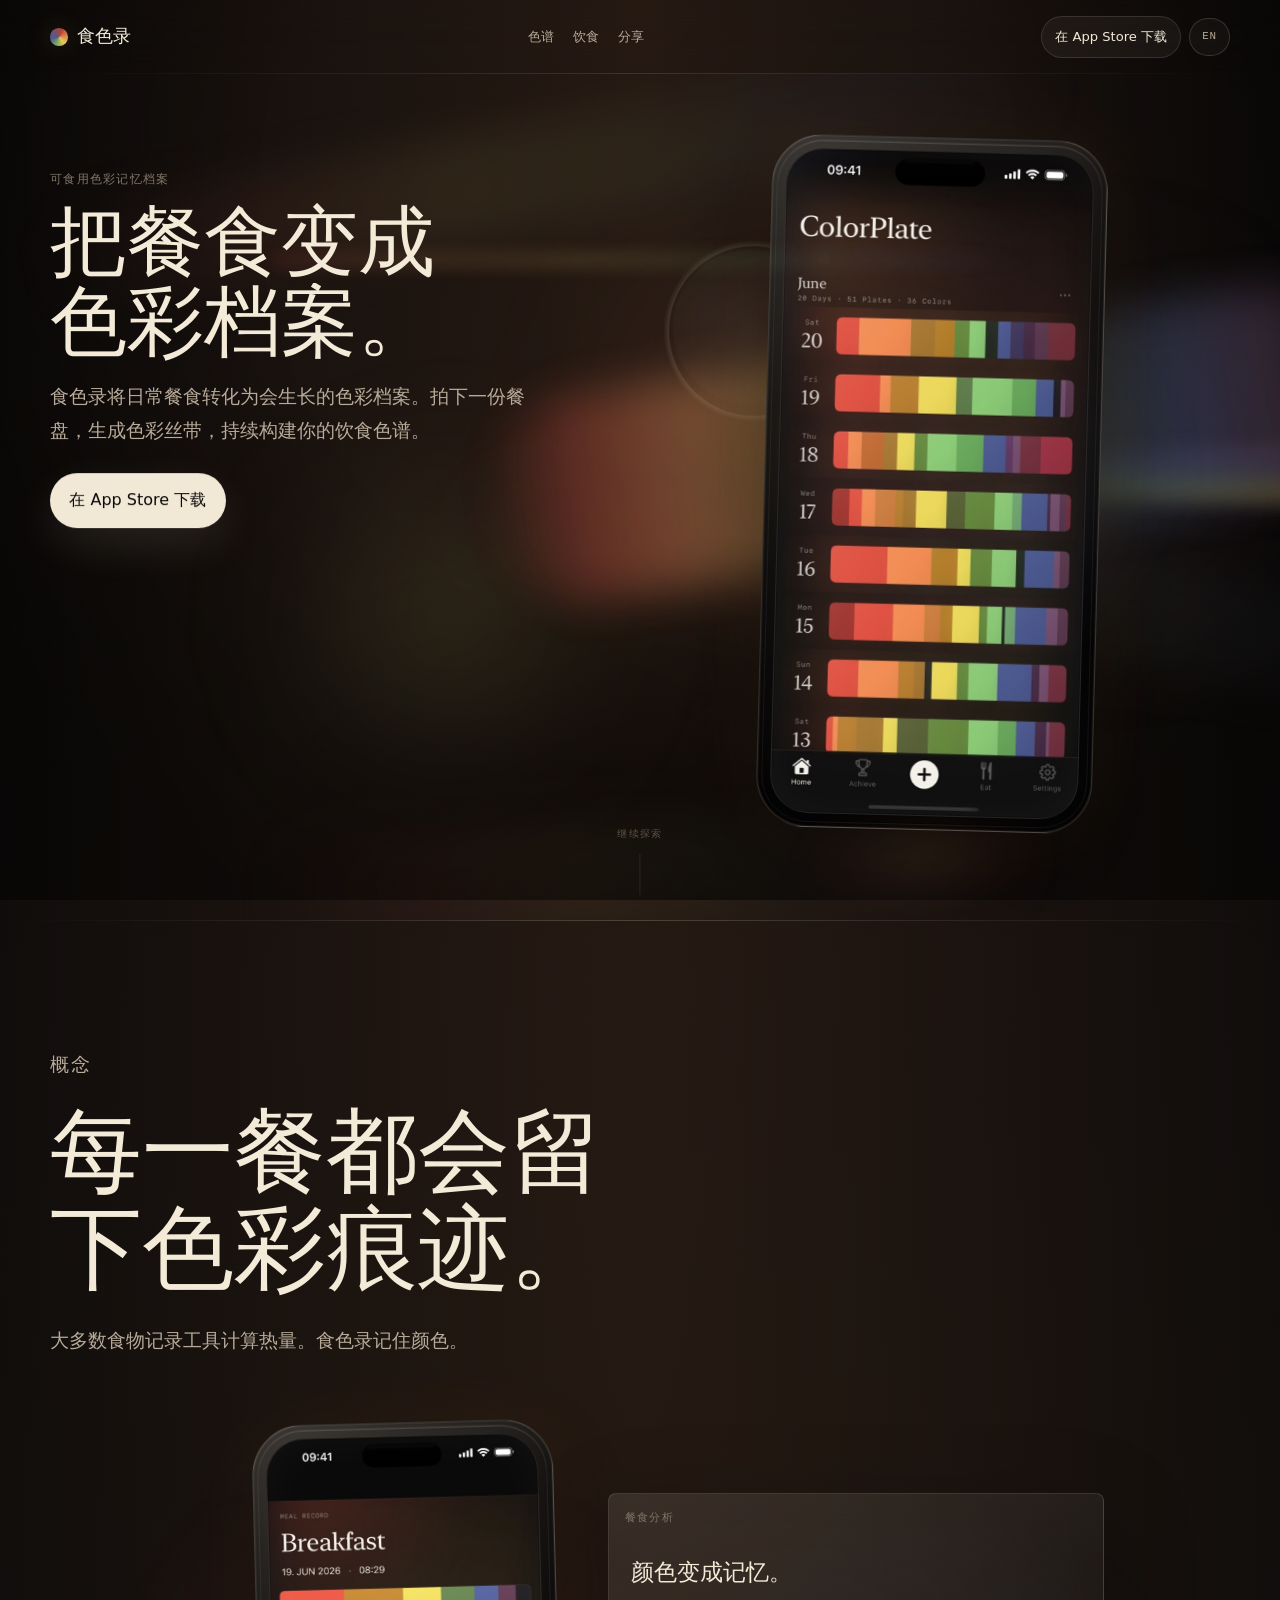
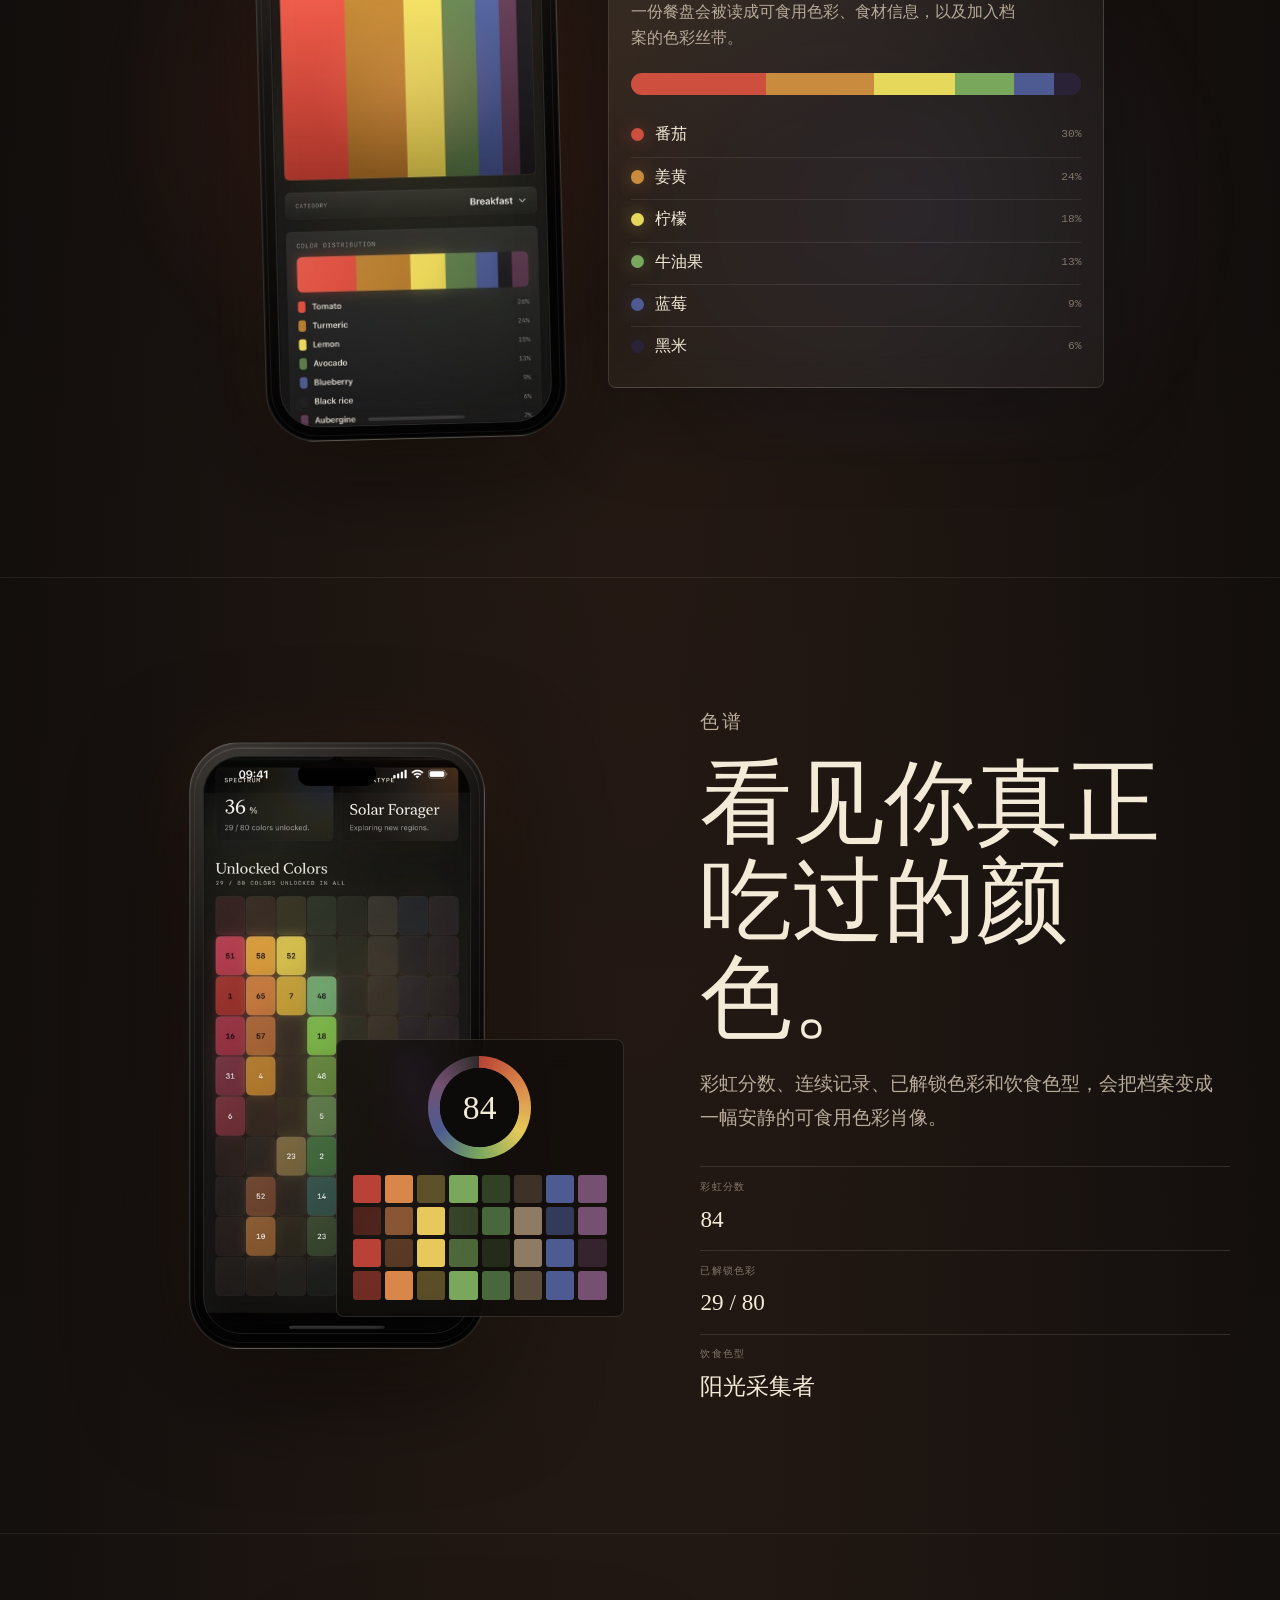
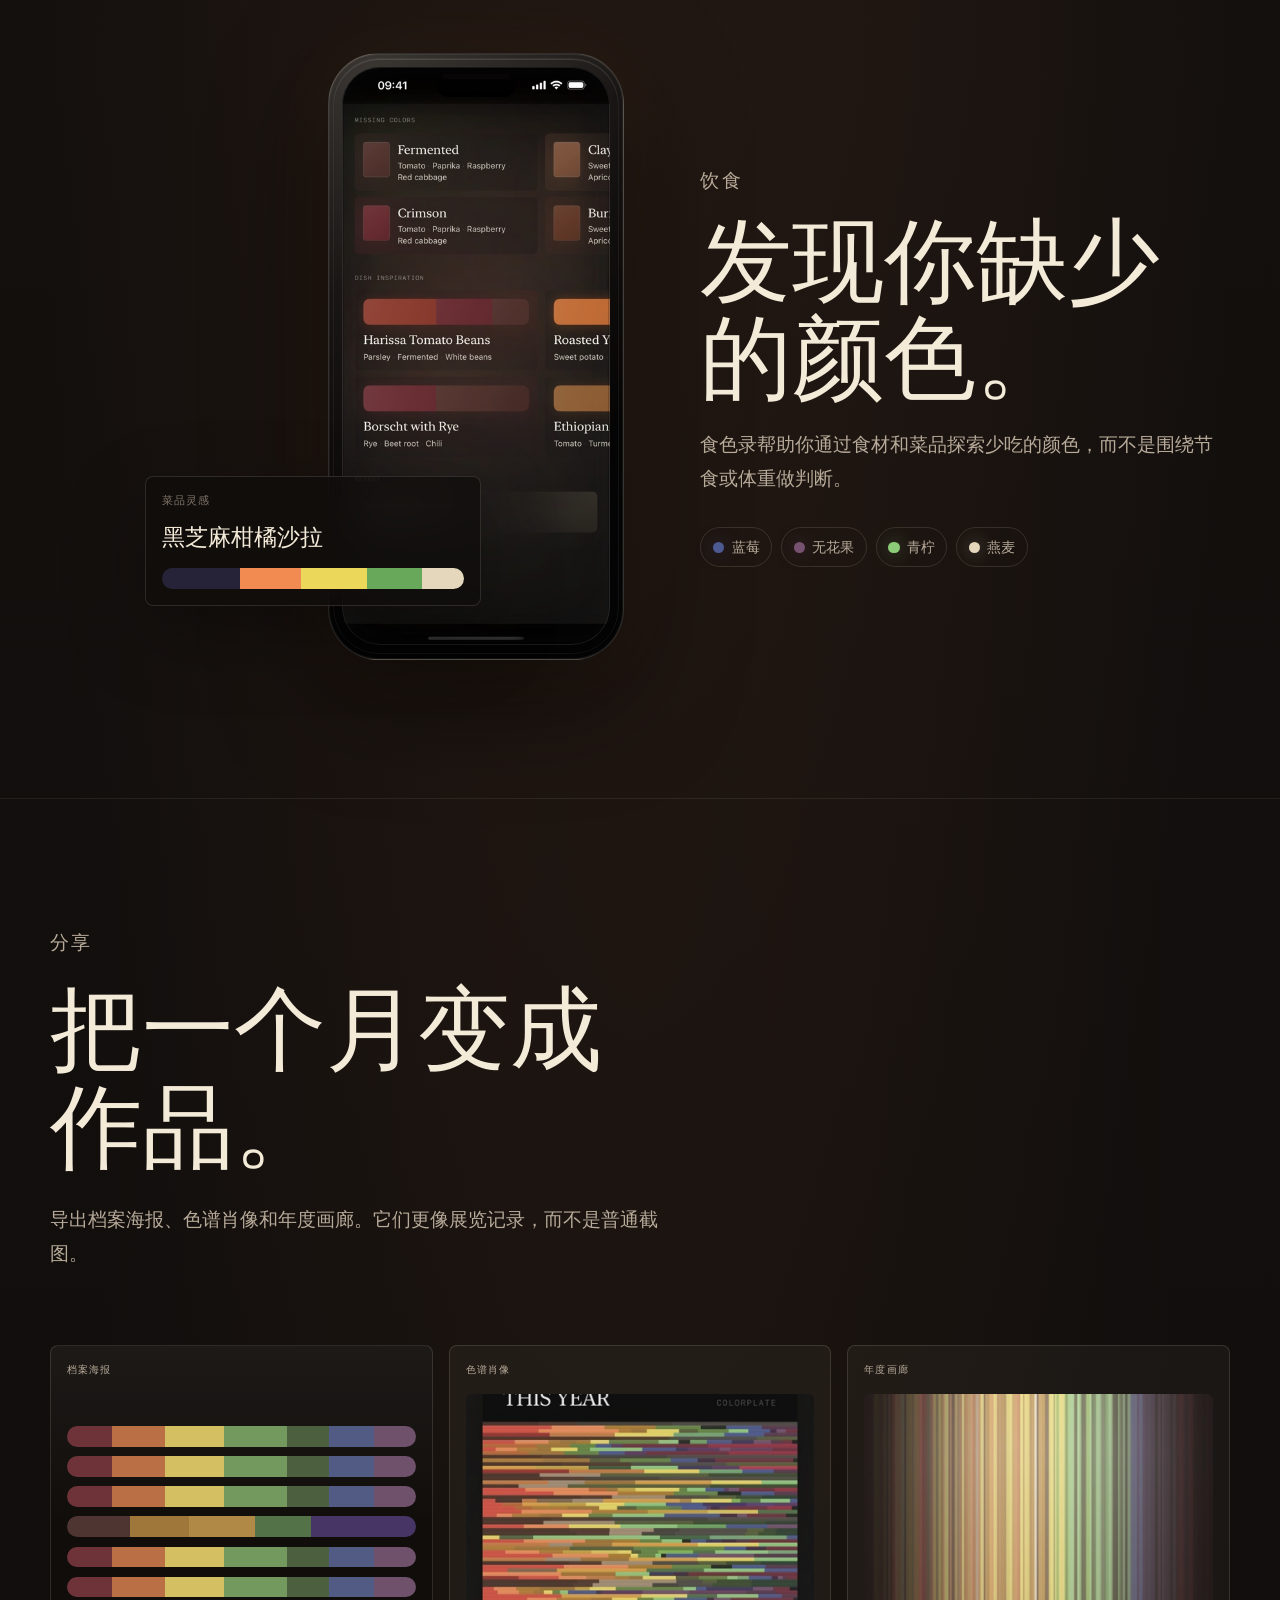
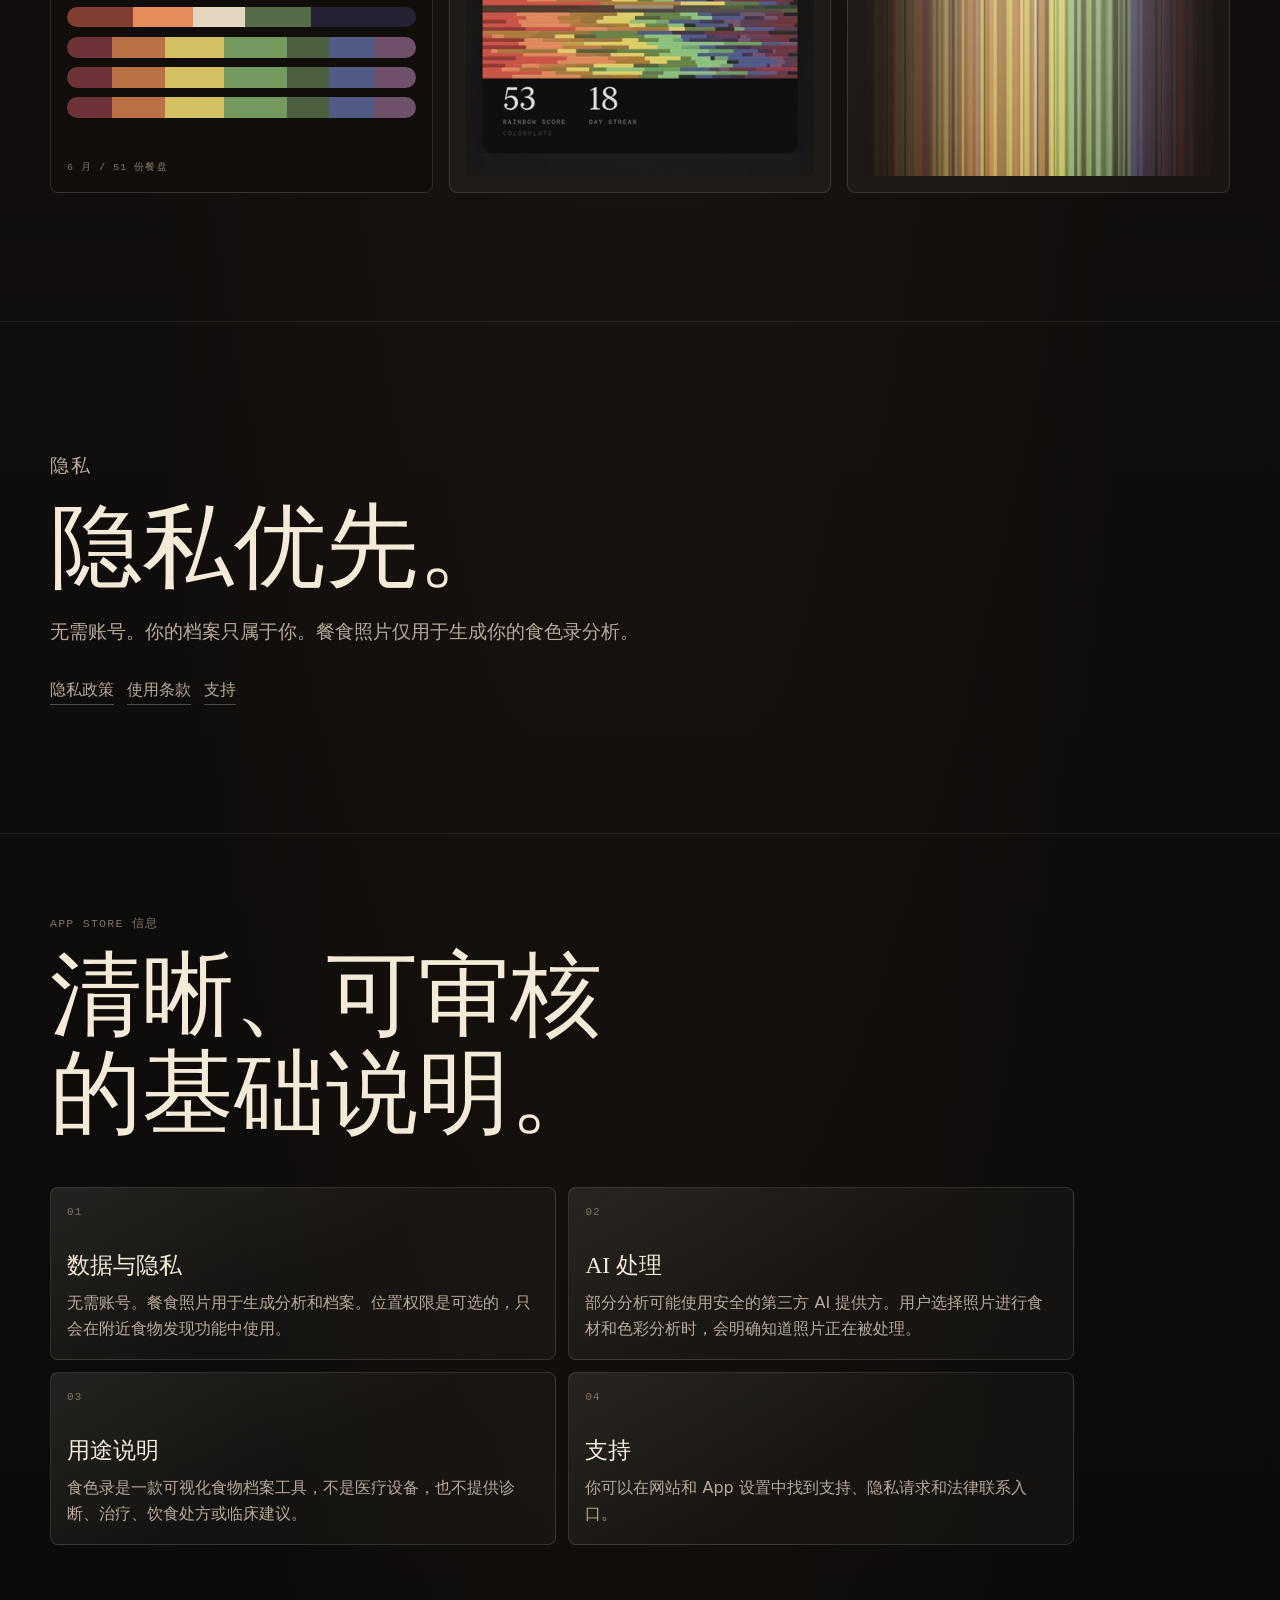
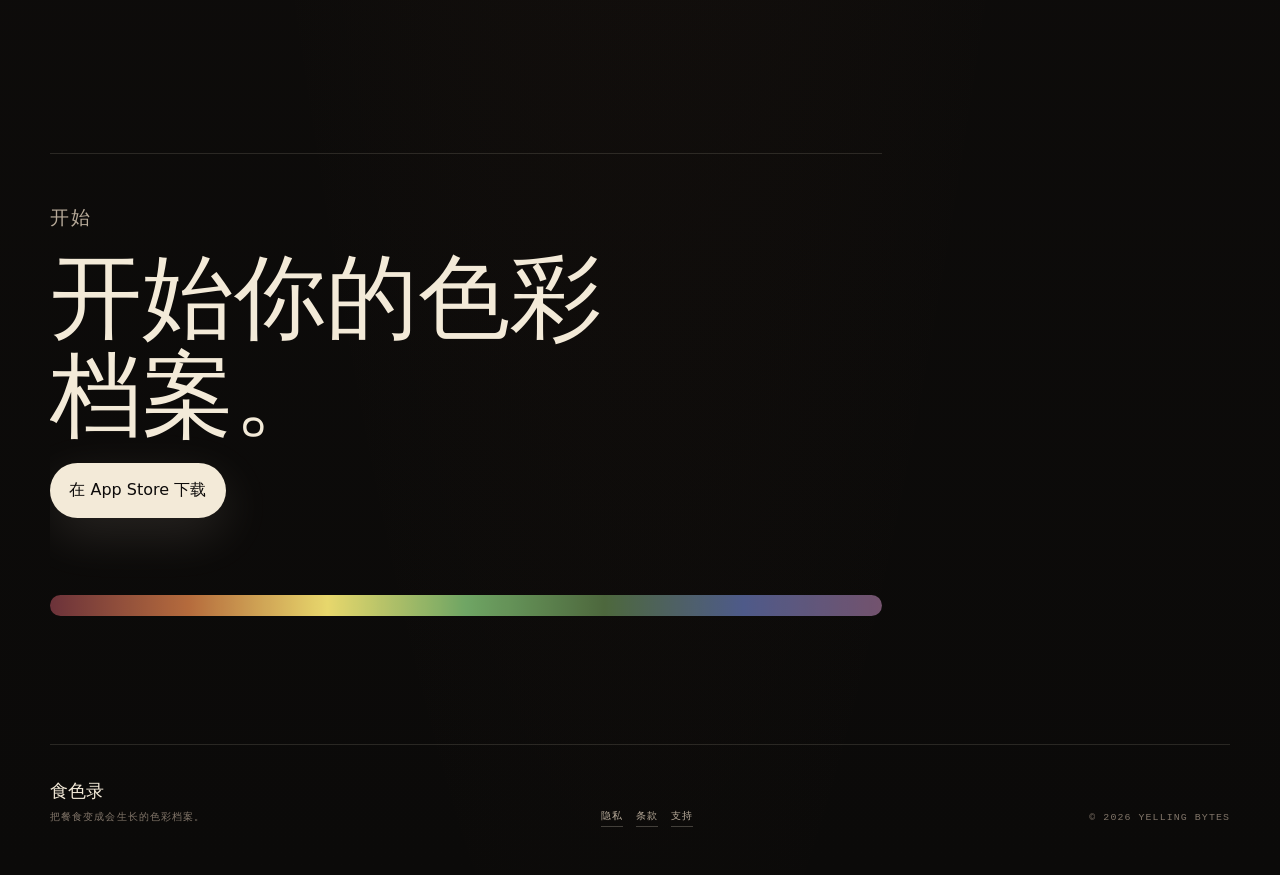
<file: index.html>
<!doctype html>
<html lang="zh-Hans">
  <head>
    <meta charset="utf-8">
    <meta name="viewport" content="width=device-width, initial-scale=1">
    <title>食色录 - 把餐食变成色彩档案</title>
    <meta
      name="description"
      content="食色录将日常餐食转化为会生长的色彩档案。拍下一份餐盘，生成色彩丝带，持续构建你的饮食色谱。"
    >
    <meta name="theme-color" content="#0d0b0a">
    <meta property="og:title" content="食色录 - 把餐食变成色彩档案">
    <meta
      property="og:description"
      content="一座关于可食用色彩记忆的电影感档案。"
    >
    <meta property="og:type" content="website">
    <link rel="preload" href="assets/screenshots/archive.jpg" as="image">
    <link rel="stylesheet" href="styles.css">
    <script src="https://cdn.jsdelivr.net/npm/gsap@3.12.5/dist/gsap.min.js" defer></script>
  </head>
  <body>
    <a class="skip-link" href="#main" data-i18n="skip">跳到主要内容</a>
    <div class="site-shell">
      <header class="site-header" aria-label="Primary">
        <a class="wordmark" href="#top" aria-label="食色录首页" data-i18n-attr="aria-label:brandHome">
          <span class="wordmark-mark" aria-hidden="true"></span>
          <span data-i18n="brand">食色录</span>
        </a>
        <nav class="site-nav" aria-label="Sections" data-i18n-attr="aria-label:sections">
          <a href="#spectrum" data-i18n="navSpectrum">色谱</a>
          <a href="#eat" data-i18n="navEat">饮食</a>
          <a href="#share" data-i18n="navShare">分享</a>
        </nav>
        <div class="header-actions">
          <a class="header-cta" href="https://apps.apple.com/us/app/colorplate/id6779374350" target="_blank" rel="noopener" data-i18n="cta">在 App Store 下载</a>
          <button class="language-toggle" type="button" aria-label="Switch language" aria-pressed="false" data-language-toggle>
            <span data-lang-label>EN</span>
          </button>
        </div>
      </header>

      <main id="main">
        <section id="top" class="hero section-grid" aria-labelledby="hero-title">
          <div class="hero-atmosphere" aria-hidden="true">
            <span class="pigment-blob pigment-blob-red"></span>
            <span class="pigment-blob pigment-blob-gold"></span>
            <span class="pigment-blob pigment-blob-violet"></span>
            <span class="ambient-ribbon ambient-ribbon-one"></span>
            <span class="ambient-ribbon ambient-ribbon-two"></span>
            <span class="ambient-ribbon ambient-ribbon-three"></span>
          </div>

          <div class="hero-story-ribbon" aria-hidden="true">
            <span class="story-dot"></span>
            <span class="story-line"></span>
          </div>

          <div class="hero-copy">
            <p class="eyebrow hero-kicker" data-i18n="heroKicker">可食用色彩记忆档案</p>
            <h1
              id="hero-title"
              data-i18n="heroTitle"
              data-lines-zh="把餐食变成|色彩档案。"
              data-lines-en="Archive the|colors you eat."
            >把餐食变成色彩档案。</h1>
            <p class="hero-subhead" data-i18n="heroSubhead">
              食色录将日常餐食转化为会生长的色彩档案。拍下一份餐盘，生成色彩丝带，持续构建你的饮食色谱。
            </p>
            <div class="cta-row">
              <a class="button button-primary" href="https://apps.apple.com/us/app/colorplate/id6779374350" target="_blank" rel="noopener" data-i18n="cta">在 App Store 下载</a>
            </div>
          </div>

          <div class="hero-visual" aria-label="食色录档案首页预览" data-i18n-attr="aria-label:heroVisual">
            <div class="spectral-ribbon hero-stream" aria-hidden="true">
              <span></span>
            </div>
            <div class="plate-sequence" aria-hidden="true">
              <div class="blank-plate"></div>
              <div class="plate-pigment"></div>
            </div>
            <figure class="phone phone-hero parallax-card" data-tilt-card>
              <span class="phone-speaker" aria-hidden="true"></span>
              <span class="phone-screen-glow" aria-hidden="true"></span>
              <span class="phone-reflection" aria-hidden="true"></span>
              <div class="phone-screen">
                <img
                  src="assets/screenshots/archive.jpg"
                  alt="食色录首页档案，展示每日餐食色彩丝带"
                  data-i18n-attr="alt:archiveAlt"
                  width="416"
                  height="900"
                >
              </div>
            </figure>
          </div>
          <a class="scroll-cue" href="#spectrum" aria-label="继续探索" data-i18n-attr="aria-label:scrollAria">
            <span data-i18n="scroll">继续探索</span>
            <i aria-hidden="true"></i>
          </a>
        </section>

        <section class="concept content-section" aria-labelledby="concept-title">
          <div class="section-heading reveal">
            <p class="eyebrow" data-i18n="conceptLabel">概念</p>
            <h2 id="concept-title" data-i18n="conceptTitle">每一餐都会留下色彩痕迹。</h2>
            <p data-i18n="conceptCopy">
              大多数食物记录工具计算热量。食色录记住颜色。
            </p>
          </div>

          <div class="analysis-showcase reveal" aria-label="食色录餐食分析与食材色彩提取" data-i18n-attr="aria-label:analysisAria">
            <figure class="phone phone-analysis parallax-card">
              <span class="phone-speaker" aria-hidden="true"></span>
              <img
                src="assets/screenshots/spectrum.jpg"
                alt="食色录餐食分析界面，展示色彩分布、色彩丝带和食材拆解"
                data-i18n-attr="alt:analysisAlt"
                width="416"
                height="900"
              >
            </figure>
            <article class="ingredient-analysis-card">
              <span class="step-label" data-i18n="analysisLabel">餐食分析</span>
              <h3 data-i18n="analysisTitle">颜色变成记忆。</h3>
              <p data-i18n="analysisCopy">
                一份餐盘会被读成可食用色彩、食材信息，以及加入档案的色彩丝带。
              </p>
              <div class="analysis-ribbon" aria-hidden="true">
                <span style="--w:30%;--c:#cf4f3f"></span>
                <span style="--w:24%;--c:#c98b3d"></span>
                <span style="--w:18%;--c:#e5d85a"></span>
                <span style="--w:13%;--c:#79a85d"></span>
                <span style="--w:9%;--c:#4d5b92"></span>
                <span style="--w:6%;--c:#2a2338"></span>
              </div>
              <ul class="ingredient-list" aria-label="示例食材" data-i18n-attr="aria-label:ingredientAria">
                <li><span style="--c:#cf4f3f"></span><strong data-i18n="ingredientTomato">番茄</strong><em>30%</em></li>
                <li><span style="--c:#c98b3d"></span><strong data-i18n="ingredientTurmeric">姜黄</strong><em>24%</em></li>
                <li><span style="--c:#e5d85a"></span><strong data-i18n="ingredientLemon">柠檬</strong><em>18%</em></li>
                <li><span style="--c:#79a85d"></span><strong data-i18n="ingredientAvocado">牛油果</strong><em>13%</em></li>
                <li><span style="--c:#4d5b92"></span><strong data-i18n="ingredientBlueberry">蓝莓</strong><em>9%</em></li>
                <li><span style="--c:#2a2338"></span><strong data-i18n="ingredientBlackRice">黑米</strong><em>6%</em></li>
              </ul>
            </article>
          </div>
        </section>

        <section id="spectrum" class="feature-section spectrum-section section-grid" aria-labelledby="spectrum-title">
          <div class="feature-copy reveal">
            <p class="eyebrow" data-i18n="spectrumLabel">色谱</p>
            <h2 id="spectrum-title" data-i18n="spectrumTitle">看见你真正吃过的颜色。</h2>
            <p data-i18n="spectrumCopy">
              彩虹分数、连续记录、已解锁色彩和饮食色型，会把档案变成一幅安静的可食用色彩肖像。
            </p>
            <dl class="quiet-stats">
              <div>
                <dt data-i18n="rainbowScore">彩虹分数</dt>
                <dd>84</dd>
              </div>
              <div>
                <dt data-i18n="colorsDiscovered">已解锁色彩</dt>
                <dd>29 / 80</dd>
              </div>
              <div>
                <dt data-i18n="chromatype">饮食色型</dt>
                <dd data-i18n="solarForager">阳光采集者</dd>
              </div>
            </dl>
          </div>
          <div class="spectrum-visual reveal">
            <figure class="phone phone-feature parallax-card">
              <span class="phone-speaker" aria-hidden="true"></span>
              <img
                src="assets/screenshots/atlas.jpg"
                alt="食色录色谱图谱，展示已解锁色彩和饮食色型"
                data-i18n-attr="alt:atlasAlt"
                width="416"
                height="900"
              >
            </figure>
            <div class="spectrum-panel" aria-hidden="true">
              <div class="score-ring">
                <span>84</span>
              </div>
              <div class="atlas-grid">
                <i></i><i></i><i></i><i></i><i></i><i></i><i></i><i></i>
                <i></i><i></i><i></i><i></i><i></i><i></i><i></i><i></i>
                <i></i><i></i><i></i><i></i><i></i><i></i><i></i><i></i>
                <i></i><i></i><i></i><i></i><i></i><i></i><i></i><i></i>
              </div>
            </div>
          </div>
        </section>

        <section id="eat" class="feature-section eat-section section-grid" aria-labelledby="eat-title">
          <div class="feature-copy reveal">
            <p class="eyebrow" data-i18n="eatLabel">饮食</p>
            <h2 id="eat-title" data-i18n="eatTitle">发现你缺少的颜色。</h2>
            <p data-i18n="eatCopy">
              食色录帮助你通过食材和菜品探索少吃的颜色，而不是围绕节食或体重做判断。
            </p>
            <div class="ingredient-stack" aria-label="建议补充的缺少色彩" data-i18n-attr="aria-label:missingAria">
              <span style="--c:#4c5a91" data-i18n="missingBlueberry">蓝莓</span>
              <span style="--c:#775170" data-i18n="missingFig">无花果</span>
              <span style="--c:#8ccb77" data-i18n="missingLime">青柠</span>
              <span style="--c:#e5d7bc" data-i18n="missingOat">燕麦</span>
            </div>
          </div>
          <div class="eat-visual reveal">
            <figure class="phone phone-feature parallax-card">
              <span class="phone-speaker" aria-hidden="true"></span>
              <img
                src="assets/screenshots/eat.jpg"
                alt="食色录饮食页，展示缺少色彩和菜品灵感"
                data-i18n-attr="alt:eatAlt"
                width="416"
                height="900"
              >
            </figure>
            <div class="dish-card" aria-hidden="true">
              <span class="step-label" data-i18n="dishLabel">菜品灵感</span>
              <h3 data-i18n="dishTitle">黑芝麻柑橘沙拉</h3>
              <div class="analysis-ribbon">
                <span style="--w:26%;--c:#262237"></span>
                <span style="--w:20%;--c:#f28b52"></span>
                <span style="--w:22%;--c:#ebd85a"></span>
                <span style="--w:18%;--c:#68a85b"></span>
                <span style="--w:14%;--c:#e5d7bc"></span>
              </div>
            </div>
          </div>
        </section>

        <section id="share" class="share-section content-section" aria-labelledby="share-title">
          <div class="section-heading reveal">
            <p class="eyebrow" data-i18n="shareLabel">分享</p>
            <h2 id="share-title" data-i18n="shareTitle">把一个月变成作品。</h2>
            <p data-i18n="shareCopy">
              导出档案海报、色谱肖像和年度画廊。它们更像展览记录，而不是普通截图。
            </p>
          </div>

          <div class="poster-grid reveal" aria-label="食色录分享海报预览" data-i18n-attr="aria-label:posterAria">
            <article class="poster-card poster-archive">
              <p data-i18n="archivePoster">档案海报</p>
              <div class="poster-ribbons" aria-hidden="true">
                <span></span><span></span><span></span><span></span><span></span>
                <span></span><span></span><span></span><span></span><span></span>
              </div>
              <footer data-i18n="junePlates">6 月 / 51 份餐盘</footer>
            </article>
            <article class="poster-card poster-spectrum">
              <p data-i18n="spectrumPortrait">色谱肖像</p>
              <img
                src="assets/screenshots/share-poster.jpg"
                alt="食色录 App 生成的分享海报"
                data-i18n-attr="alt:posterAlt"
                width="416"
                height="900"
              >
            </article>
            <article class="poster-card poster-year">
              <p data-i18n="yearGallery">年度画廊</p>
              <img
                src="assets/artwork/year-in-color-portrait.jpg"
                alt="食色录年度色彩画廊作品"
                data-i18n-attr="alt:yearAlt"
                width="900"
                height="900"
              >
            </article>
          </div>
        </section>

        <section class="privacy-section content-section" aria-labelledby="privacy-title">
          <div class="privacy-panel reveal">
            <p class="eyebrow" data-i18n="privacyLabel">隐私</p>
            <h2 id="privacy-title" data-i18n="privacyTitle">隐私优先。</h2>
            <p data-i18n="privacyCopy">
              无需账号。你的档案只属于你。餐食照片仅用于生成你的食色录分析。
            </p>
            <div class="legal-links">
              <a href="privacy.html" data-i18n="privacyPolicy">隐私政策</a>
              <a href="terms.html" data-i18n="terms">使用条款</a>
              <a href="support.html" data-i18n="support">支持</a>
            </div>
          </div>
        </section>

        <section class="app-store-section content-section" aria-labelledby="app-store-title">
          <div class="app-store-panel reveal">
            <p class="eyebrow" data-i18n="appStoreLabel">App Store 信息</p>
            <h2 id="app-store-title" data-i18n="appStoreTitle">清晰、可审核的基础说明。</h2>
            <div class="compliance-grid">
              <article>
                <span>01</span>
                <h3 data-i18n="dataPrivacyTitle">数据与隐私</h3>
                <p data-i18n="dataPrivacyCopy">无需账号。餐食照片用于生成分析和档案。位置权限是可选的，只会在附近食物发现功能中使用。</p>
              </article>
              <article>
                <span>02</span>
                <h3 data-i18n="aiTitle">AI 处理</h3>
                <p data-i18n="aiCopy">部分分析可能使用安全的第三方 AI 提供方。用户选择照片进行食材和色彩分析时，会明确知道照片正在被处理。</p>
              </article>
              <article>
                <span>03</span>
                <h3 data-i18n="regulatoryTitle">用途说明</h3>
                <p data-i18n="regulatoryCopy">食色录是一款可视化食物档案工具，不是医疗设备，也不提供诊断、治疗、饮食处方或临床建议。</p>
              </article>
              <article>
                <span>04</span>
                <h3 data-i18n="supportTitle">支持</h3>
                <p data-i18n="supportCopy">你可以在网站和 App 设置中找到支持、隐私请求和法律联系入口。</p>
              </article>
            </div>
          </div>
        </section>

        <section id="final-cta" class="final-cta content-section" aria-labelledby="final-title">
          <div class="final-panel reveal">
            <p class="eyebrow" data-i18n="beginLabel">开始</p>
            <h2 id="final-title" data-i18n="finalTitle">开始你的色彩档案。</h2>
            <a class="button button-primary" href="https://apps.apple.com/us/app/colorplate/id6779374350" target="_blank" rel="noopener" data-i18n="cta">
              在 App Store 下载
            </a>
          </div>
        </section>
      </main>

      <footer class="site-footer">
        <div>
          <strong data-i18n="brand">食色录</strong>
          <span data-i18n="footerLine">把餐食变成会生长的色彩档案。</span>
        </div>
        <nav aria-label="Legal" data-i18n-attr="aria-label:legal">
          <a href="privacy.html" data-i18n="privacyShort">隐私</a>
          <a href="terms.html" data-i18n="termsShort">条款</a>
          <a href="support.html" data-i18n="support">支持</a>
        </nav>
        <p>&copy; 2026 Yelling Bytes</p>
      </footer>
    </div>

    <script src="app.js" defer></script>
  </body>
</html>
</file>
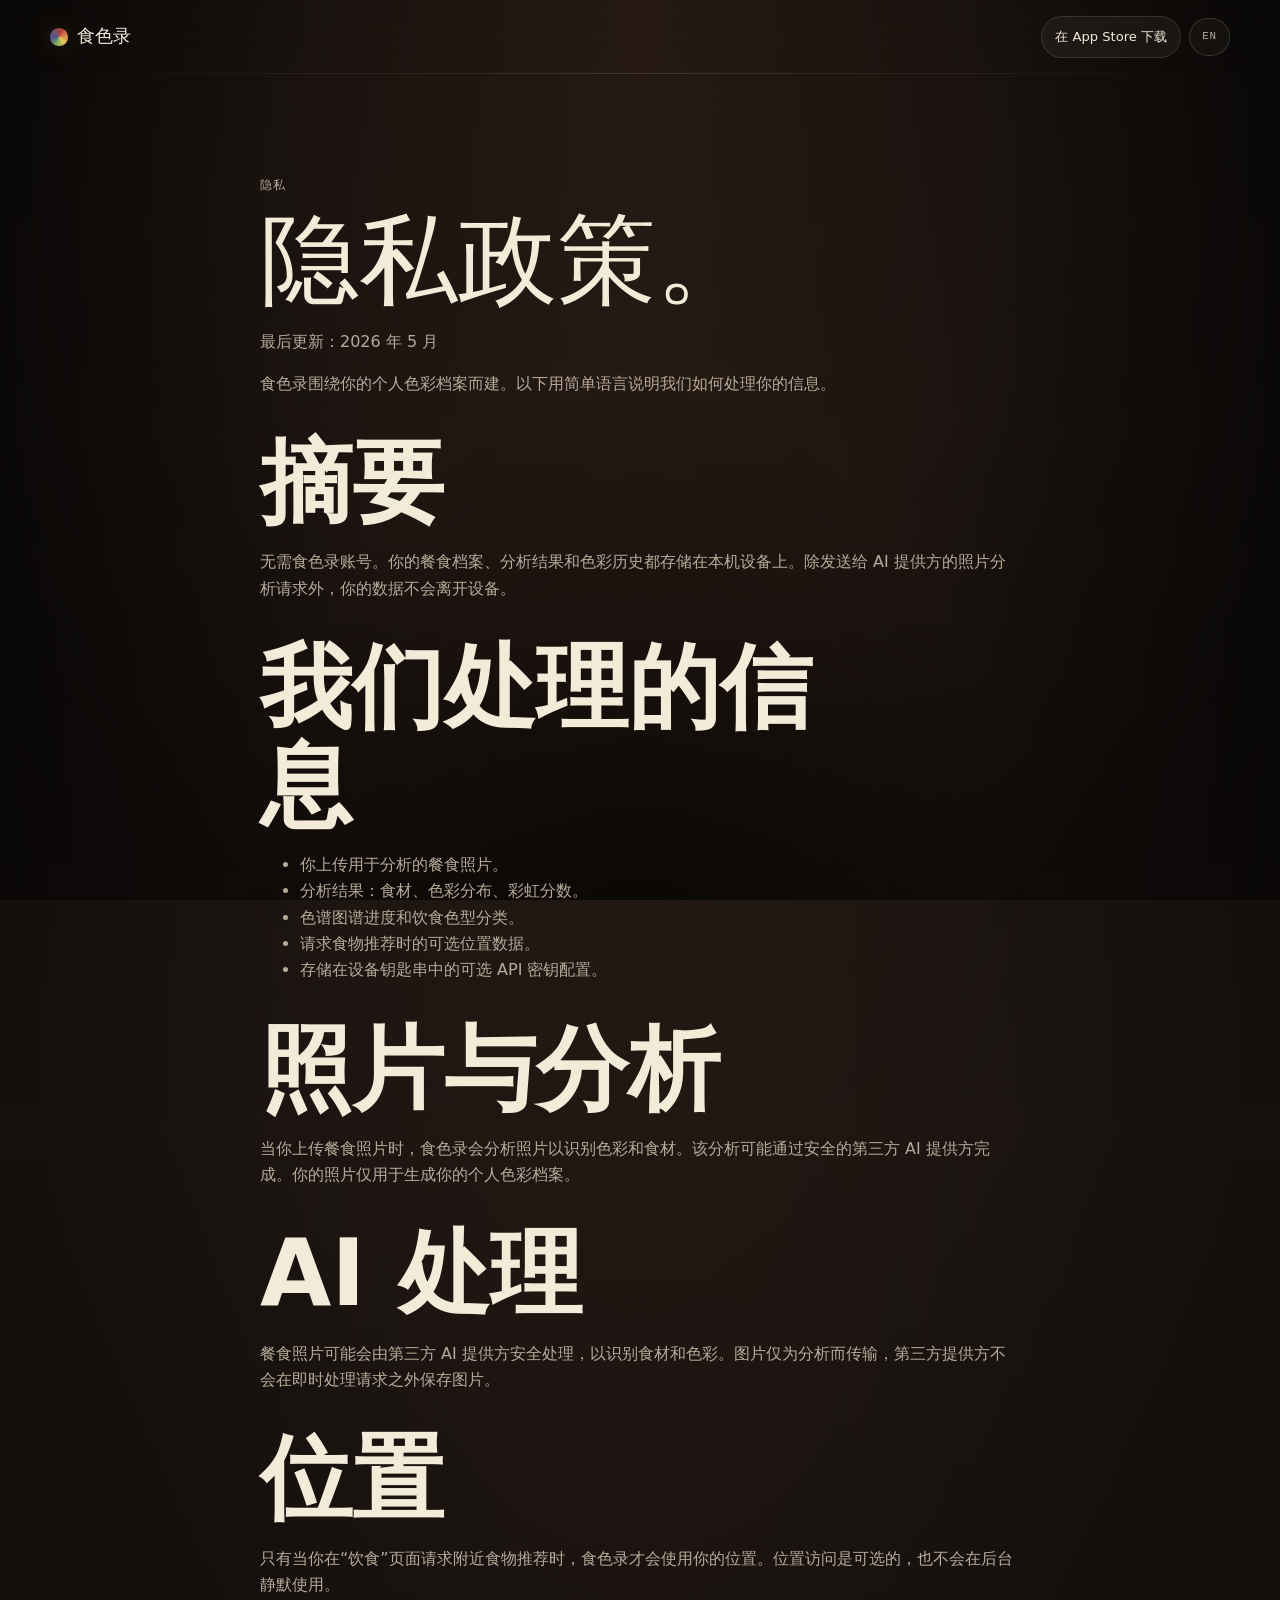
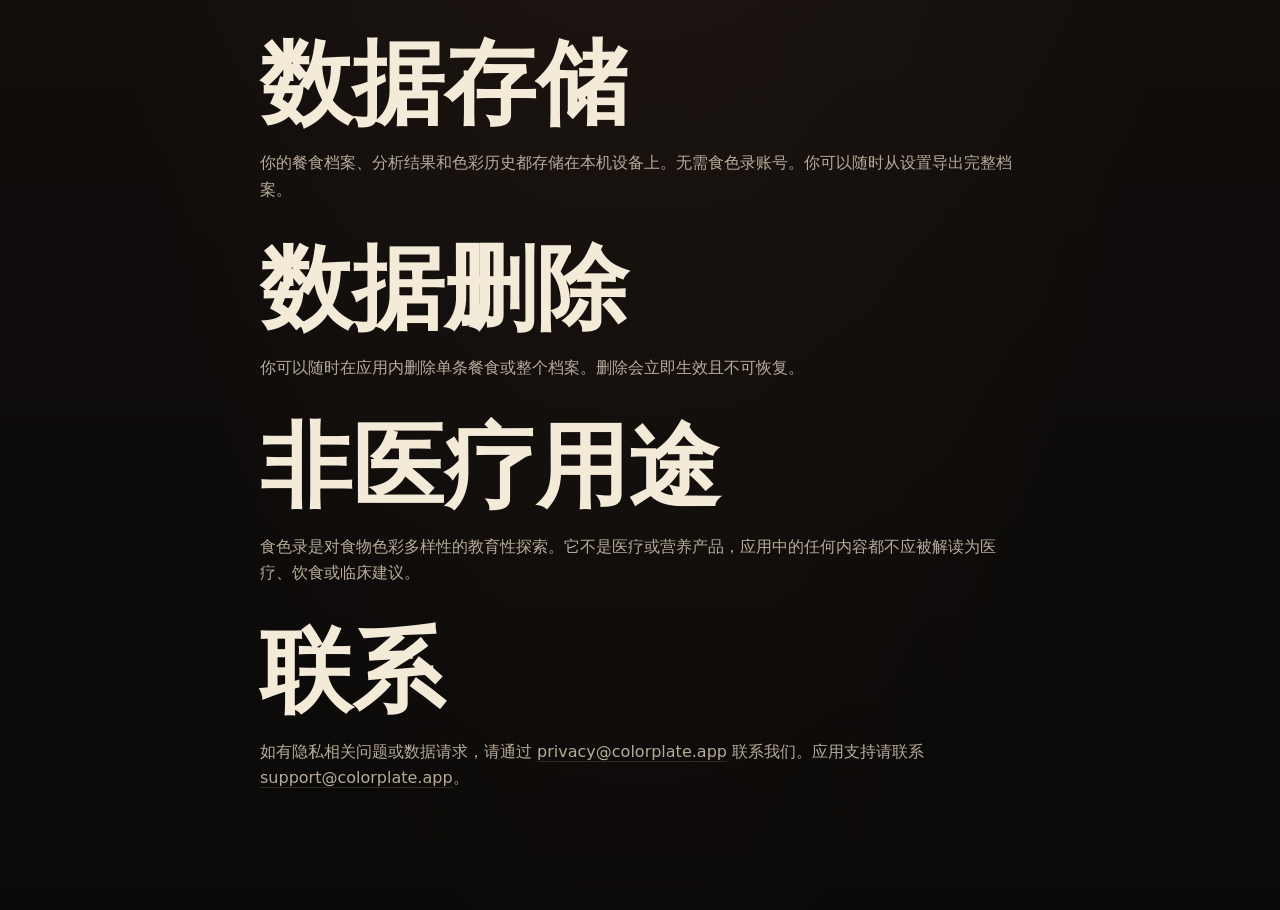
<file: privacy.html>
<!doctype html>
<html lang="zh-Hans">
  <head>
    <meta charset="utf-8">
    <meta name="viewport" content="width=device-width, initial-scale=1">
    <title>隐私政策 - 食色录</title>
    <meta name="theme-color" content="#0d0b0a">
    <link rel="stylesheet" href="styles.css">
  </head>
  <body class="legal-page">
    <header class="site-header" aria-label="主要导航">
      <a class="wordmark" href="index.html" aria-label="食色录首页">
        <span class="wordmark-mark" aria-hidden="true"></span>
        食色录
      </a>
      <div class="header-actions">
        <a class="header-cta" href="https://apps.apple.com/us/app/colorplate/id6779374350" target="_blank" rel="noopener">在 App Store 下载</a>
        <a class="language-toggle" href="index.html" aria-label="返回主页切换语言">EN</a>
      </div>
    </header>

    <main class="legal-main">
      <p class="eyebrow">隐私</p>
      <h1>隐私政策。</h1>
      <p>最后更新：2026 年 5 月</p>
      <p>
        食色录围绕你的个人色彩档案而建。以下用简单语言说明我们如何处理你的信息。
      </p>

      <h2>摘要</h2>
      <p>
        无需食色录账号。你的餐食档案、分析结果和色彩历史都存储在本机设备上。除发送给 AI 提供方的照片分析请求外，你的数据不会离开设备。
      </p>

      <h2>我们处理的信息</h2>
      <ul>
        <li>你上传用于分析的餐食照片。</li>
        <li>分析结果：食材、色彩分布、彩虹分数。</li>
        <li>色谱图谱进度和饮食色型分类。</li>
        <li>请求食物推荐时的可选位置数据。</li>
        <li>存储在设备钥匙串中的可选 API 密钥配置。</li>
      </ul>

      <h2>照片与分析</h2>
      <p>
        当你上传餐食照片时，食色录会分析照片以识别色彩和食材。该分析可能通过安全的第三方 AI 提供方完成。你的照片仅用于生成你的个人色彩档案。
      </p>

      <h2>AI 处理</h2>
      <p>
        餐食照片可能会由第三方 AI 提供方安全处理，以识别食材和色彩。图片仅为分析而传输，第三方提供方不会在即时处理请求之外保存图片。
      </p>

      <h2>位置</h2>
      <p>
        只有当你在“饮食”页面请求附近食物推荐时，食色录才会使用你的位置。位置访问是可选的，也不会在后台静默使用。
      </p>

      <h2>数据存储</h2>
      <p>
        你的餐食档案、分析结果和色彩历史都存储在本机设备上。无需食色录账号。你可以随时从设置导出完整档案。
      </p>

      <h2>数据删除</h2>
      <p>
        你可以随时在应用内删除单条餐食或整个档案。删除会立即生效且不可恢复。
      </p>

      <h2>非医疗用途</h2>
      <p>
        食色录是对食物色彩多样性的教育性探索。它不是医疗或营养产品，应用中的任何内容都不应被解读为医疗、饮食或临床建议。
      </p>

      <h2>联系</h2>
      <p>
        如有隐私相关问题或数据请求，请通过 <a href="mailto:privacy@colorplate.app">privacy@colorplate.app</a> 联系我们。应用支持请联系 <a href="mailto:support@colorplate.app">support@colorplate.app</a>。
      </p>
    </main>
  </body>
</html>
</file>
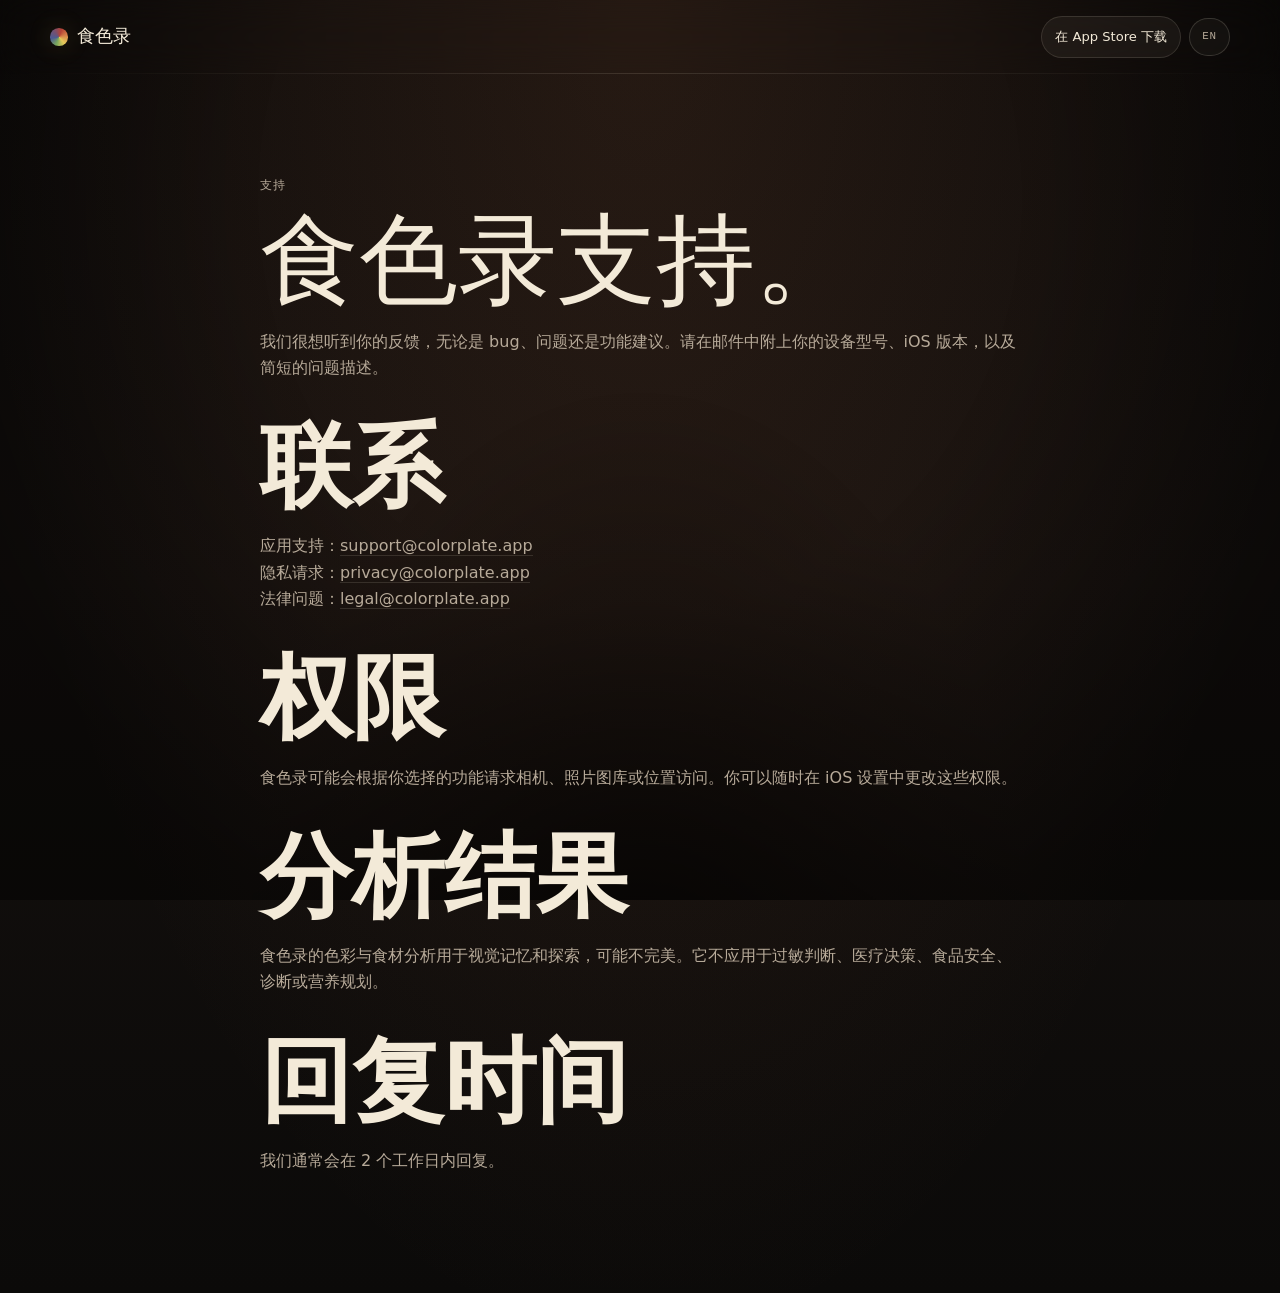
<file: support.html>
<!doctype html>
<html lang="zh-Hans">
  <head>
    <meta charset="utf-8">
    <meta name="viewport" content="width=device-width, initial-scale=1">
    <title>支持 - 食色录</title>
    <meta name="theme-color" content="#0d0b0a">
    <link rel="stylesheet" href="styles.css">
  </head>
  <body class="legal-page">
    <header class="site-header" aria-label="主要导航">
      <a class="wordmark" href="index.html" aria-label="食色录首页">
        <span class="wordmark-mark" aria-hidden="true"></span>
        食色录
      </a>
      <div class="header-actions">
        <a class="header-cta" href="https://apps.apple.com/us/app/colorplate/id6779374350" target="_blank" rel="noopener">在 App Store 下载</a>
        <a class="language-toggle" href="index.html" aria-label="返回主页切换语言">EN</a>
      </div>
    </header>

    <main class="legal-main">
      <p class="eyebrow">支持</p>
      <h1>食色录支持。</h1>
      <p>
        我们很想听到你的反馈，无论是 bug、问题还是功能建议。请在邮件中附上你的设备型号、iOS 版本，以及简短的问题描述。
      </p>

      <h2>联系</h2>
      <p>
        应用支持：<a href="mailto:support@colorplate.app">support@colorplate.app</a><br>
        隐私请求：<a href="mailto:privacy@colorplate.app">privacy@colorplate.app</a><br>
        法律问题：<a href="mailto:legal@colorplate.app">legal@colorplate.app</a>
      </p>

      <h2>权限</h2>
      <p>
        食色录可能会根据你选择的功能请求相机、照片图库或位置访问。你可以随时在 iOS 设置中更改这些权限。
      </p>

      <h2>分析结果</h2>
      <p>
        食色录的色彩与食材分析用于视觉记忆和探索，可能不完美。它不应用于过敏判断、医疗决策、食品安全、诊断或营养规划。
      </p>

      <h2>回复时间</h2>
      <p>
        我们通常会在 2 个工作日内回复。
      </p>
    </main>
  </body>
</html>
</file>
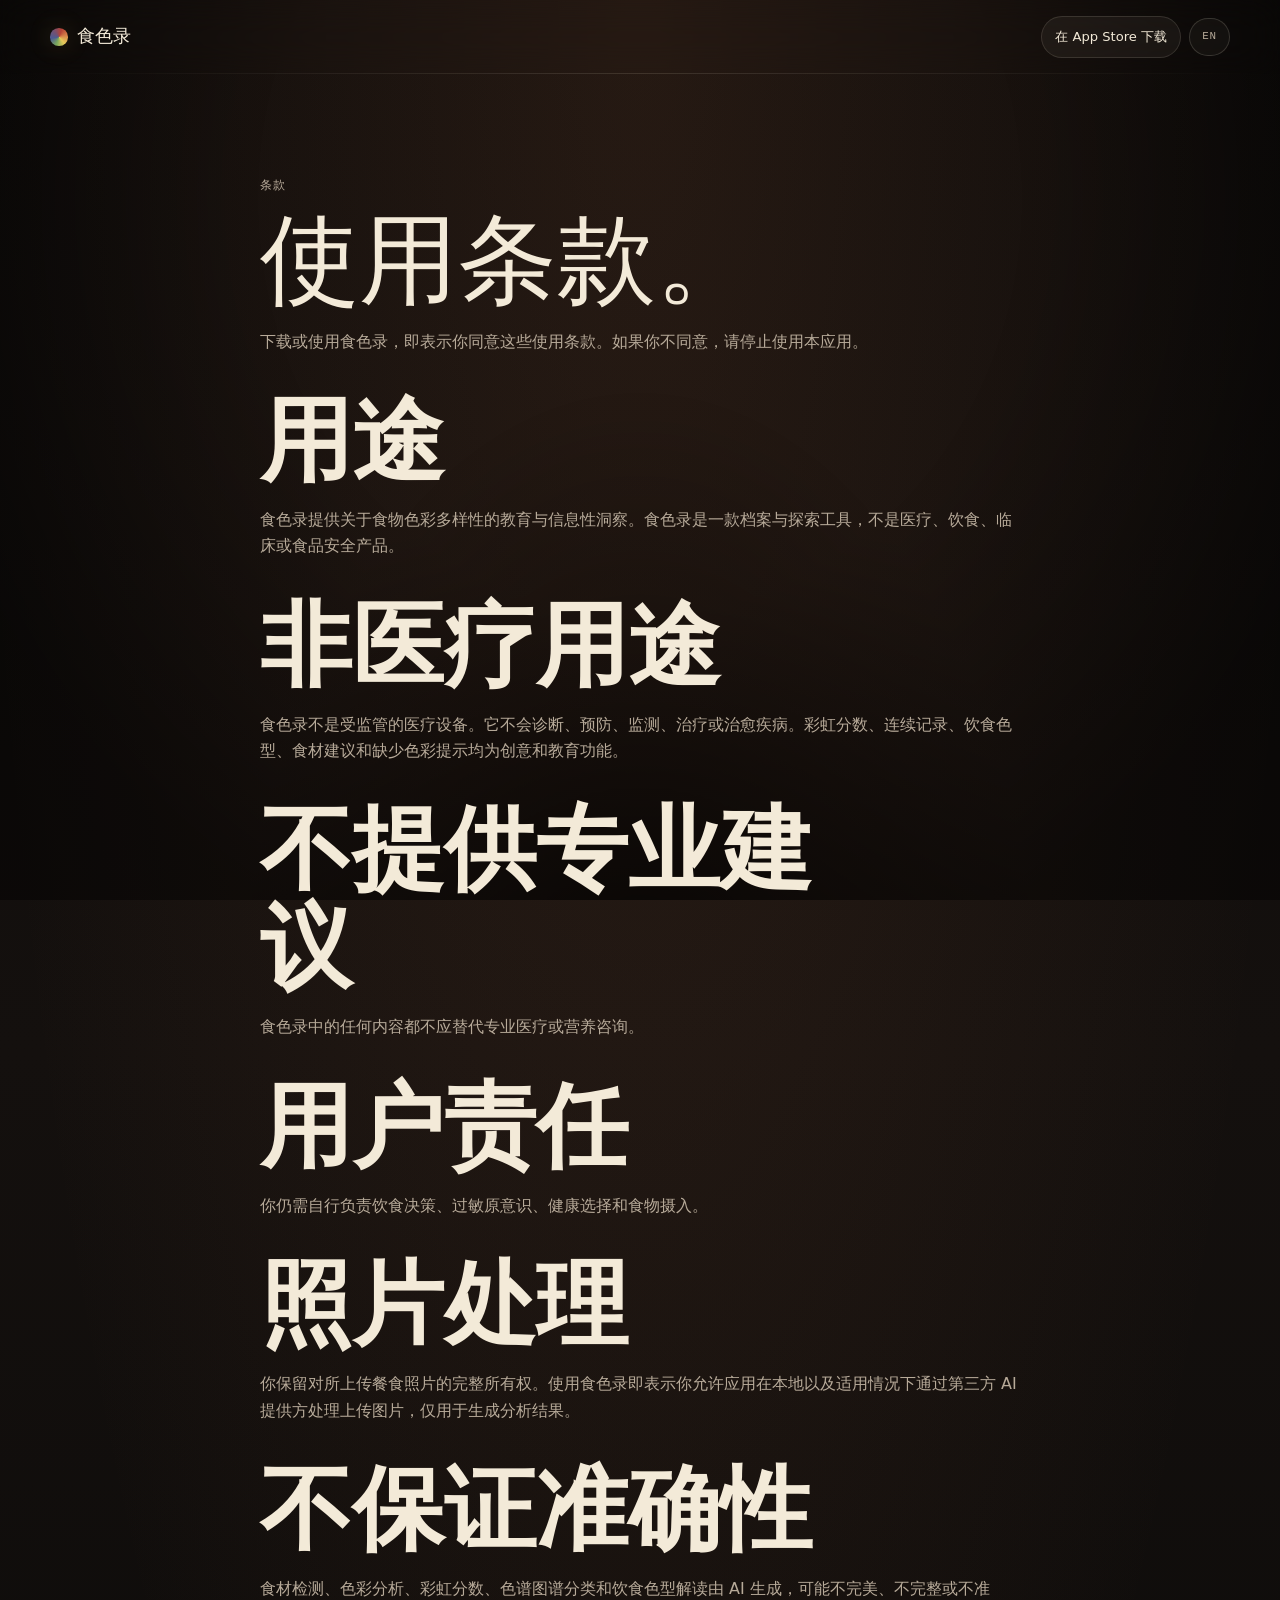
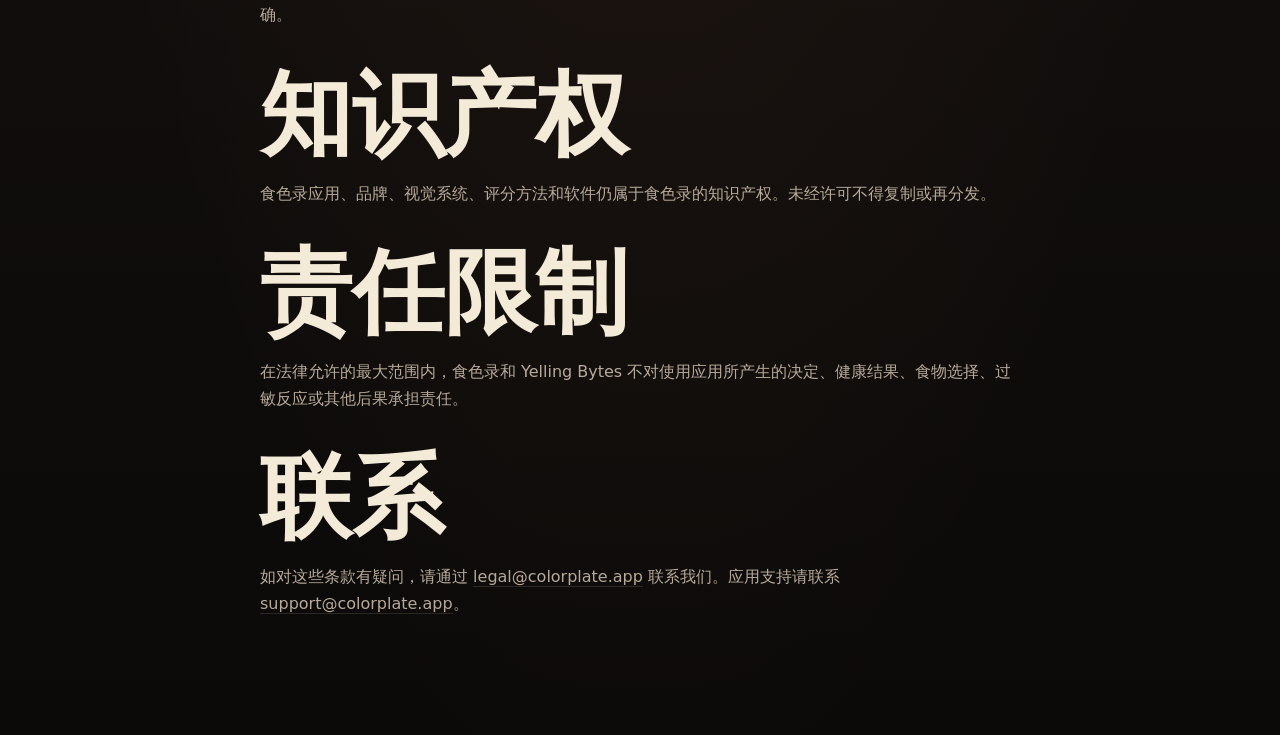
<file: terms.html>
<!doctype html>
<html lang="zh-Hans">
  <head>
    <meta charset="utf-8">
    <meta name="viewport" content="width=device-width, initial-scale=1">
    <title>使用条款 - 食色录</title>
    <meta name="theme-color" content="#0d0b0a">
    <link rel="stylesheet" href="styles.css">
  </head>
  <body class="legal-page">
    <header class="site-header" aria-label="主要导航">
      <a class="wordmark" href="index.html" aria-label="食色录首页">
        <span class="wordmark-mark" aria-hidden="true"></span>
        食色录
      </a>
      <div class="header-actions">
        <a class="header-cta" href="https://apps.apple.com/us/app/colorplate/id6779374350" target="_blank" rel="noopener">在 App Store 下载</a>
        <a class="language-toggle" href="index.html" aria-label="返回主页切换语言">EN</a>
      </div>
    </header>

    <main class="legal-main">
      <p class="eyebrow">条款</p>
      <h1>使用条款。</h1>
      <p>
        下载或使用食色录，即表示你同意这些使用条款。如果你不同意，请停止使用本应用。
      </p>

      <h2>用途</h2>
      <p>
        食色录提供关于食物色彩多样性的教育与信息性洞察。食色录是一款档案与探索工具，不是医疗、饮食、临床或食品安全产品。
      </p>

      <h2>非医疗用途</h2>
      <p>
        食色录不是受监管的医疗设备。它不会诊断、预防、监测、治疗或治愈疾病。彩虹分数、连续记录、饮食色型、食材建议和缺少色彩提示均为创意和教育功能。
      </p>

      <h2>不提供专业建议</h2>
      <p>
        食色录中的任何内容都不应替代专业医疗或营养咨询。
      </p>

      <h2>用户责任</h2>
      <p>
        你仍需自行负责饮食决策、过敏原意识、健康选择和食物摄入。
      </p>

      <h2>照片处理</h2>
      <p>
        你保留对所上传餐食照片的完整所有权。使用食色录即表示你允许应用在本地以及适用情况下通过第三方 AI 提供方处理上传图片，仅用于生成分析结果。
      </p>

      <h2>不保证准确性</h2>
      <p>
        食材检测、色彩分析、彩虹分数、色谱图谱分类和饮食色型解读由 AI 生成，可能不完美、不完整或不准确。
      </p>

      <h2>知识产权</h2>
      <p>
        食色录应用、品牌、视觉系统、评分方法和软件仍属于食色录的知识产权。未经许可不得复制或再分发。
      </p>

      <h2>责任限制</h2>
      <p>
        在法律允许的最大范围内，食色录和 Yelling Bytes 不对使用应用所产生的决定、健康结果、食物选择、过敏反应或其他后果承担责任。
      </p>

      <h2>联系</h2>
      <p>
        如对这些条款有疑问，请通过 <a href="mailto:legal@colorplate.app">legal@colorplate.app</a> 联系我们。应用支持请联系 <a href="mailto:support@colorplate.app">support@colorplate.app</a>。
      </p>
    </main>
  </body>
</html>
</file>
<file: styles.css>
:root {
  color-scheme: dark;
  --ink: #0d0b0a;
  --ink-soft: #15110f;
  --charcoal: #1d1916;
  --charcoal-2: #29231f;
  --ivory: #f3ead8;
  --stone: #b7aa99;
  --stone-dim: #817569;
  --line: rgba(243, 234, 216, 0.13);
  --glass: rgba(243, 234, 216, 0.055);
  --glow: rgba(226, 184, 110, 0.22);
  --red: #b74235;
  --orange: #d9864b;
  --yellow: #e6c95a;
  --green: #79a85d;
  --moss: #49673c;
  --blue: #4d5b92;
  --violet: #745071;
  --serif: "Iowan Old Style", "New York", "Times New Roman", serif;
  --sans: Inter, ui-sans-serif, system-ui, -apple-system, BlinkMacSystemFont, "Segoe UI", sans-serif;
  --mono: "SFMono-Regular", "SF Mono", Consolas, "Liberation Mono", monospace;
  --max: 1180px;
}

html[lang="zh-Hans"] {
  --serif: "Songti SC", "STSong", "Noto Serif CJK SC", "Source Han Serif SC", "Iowan Old Style", serif;
  --sans: "PingFang SC", "Hiragino Sans GB", "Noto Sans CJK SC", "Microsoft YaHei", ui-sans-serif, system-ui, sans-serif;
  --mono: "SFMono-Regular", "SF Mono", "PingFang SC", Consolas, monospace;
}

* {
  box-sizing: border-box;
}

html {
  scroll-behavior: smooth;
  overflow-x: hidden;
}

body {
  margin: 0;
  background:
    radial-gradient(ellipse at 50% 0%, rgba(214, 128, 80, 0.12), transparent 42rem),
    linear-gradient(180deg, #0d0b0a 0%, #14100e 45%, #0b0a09 100%);
  color: var(--ivory);
  font-family: var(--sans);
  font-size: 16px;
  line-height: 1.65;
  overflow-x: hidden;
}

body::before {
  content: "";
  position: fixed;
  inset: 0;
  pointer-events: none;
  z-index: -1;
  opacity: 0.26;
  background-image:
    linear-gradient(rgba(255,255,255,0.025) 1px, transparent 1px),
    linear-gradient(90deg, rgba(255,255,255,0.018) 1px, transparent 1px);
  background-size: 42px 42px;
  mask-image: linear-gradient(to bottom, black, transparent 78%);
}

body::after {
  content: "";
  position: fixed;
  inset: 0;
  z-index: -1;
  pointer-events: none;
  background:
    radial-gradient(ellipse at 50% 22%, transparent 0 42%, rgba(0, 0, 0, 0.42) 82%),
    radial-gradient(ellipse at 50% 115%, rgba(0, 0, 0, 0.64), transparent 44%);
}

img {
  display: block;
  max-width: 100%;
  height: auto;
}

a {
  color: inherit;
  text-decoration: none;
}

button {
  font: inherit;
}

.skip-link {
  position: fixed;
  left: 1rem;
  top: 1rem;
  z-index: 50;
  transform: translateY(-150%);
  background: var(--ivory);
  color: var(--ink);
  padding: 0.6rem 0.9rem;
  border-radius: 8px;
}

.skip-link:focus {
  transform: translateY(0);
}

.site-shell {
  width: 100%;
  margin: 0 auto;
}

.site-header {
  position: sticky;
  top: 0;
  z-index: 20;
  display: flex;
  align-items: center;
  justify-content: space-between;
  gap: 1rem;
  width: 100%;
  margin: 0 auto;
  padding: 1rem max(1rem, calc((100vw - var(--max)) / 2));
  backdrop-filter: blur(18px);
}

.site-header::after {
  content: "";
  position: absolute;
  left: 0;
  right: 0;
  bottom: 0;
  height: 1px;
  background: linear-gradient(90deg, transparent, var(--line), transparent);
}

.wordmark,
.header-cta,
.button,
.language-toggle,
.site-nav a,
.legal-links a {
  transition: color 180ms ease, border-color 180ms ease, background 180ms ease, transform 180ms ease;
}

.wordmark {
  display: inline-flex;
  align-items: center;
  gap: 0.6rem;
  font-family: var(--serif);
  font-size: 1.12rem;
  color: var(--ivory);
}

.wordmark-mark {
  width: 1.1rem;
  height: 1.1rem;
  border-radius: 50%;
  background:
    conic-gradient(from 20deg, var(--red), var(--orange), var(--yellow), var(--green), var(--blue), var(--violet), var(--red));
  box-shadow: 0 0 24px rgba(230, 201, 90, 0.18);
}

.site-nav {
  display: none;
  align-items: center;
  gap: 1.2rem;
  color: var(--stone);
  font-size: 0.83rem;
}

.site-nav a {
  position: relative;
}

.site-nav a::after {
  content: "";
  position: absolute;
  left: 0;
  right: 0;
  bottom: -0.45rem;
  height: 1px;
  transform: scaleX(0);
  transform-origin: center;
  background: linear-gradient(90deg, transparent, rgba(243, 234, 216, 0.72), transparent);
  box-shadow: 0 0 18px rgba(230, 201, 90, 0.16);
  transition: transform 260ms ease;
}

.site-nav a:hover,
.legal-links a:hover {
  color: var(--ivory);
}

.site-nav a:hover::after {
  transform: scaleX(1);
}

.header-actions {
  display: inline-flex;
  align-items: center;
  justify-content: flex-end;
  gap: 0.5rem;
  min-width: 0;
}

.header-cta {
  border: 1px solid var(--line);
  border-radius: 999px;
  color: var(--ivory);
  font-size: 0.82rem;
  padding: 0.56rem 0.82rem;
  background: rgba(243, 234, 216, 0.05);
  white-space: nowrap;
}

.language-toggle {
  display: inline-grid;
  place-items: center;
  min-width: 2.55rem;
  min-height: 2.35rem;
  border: 1px solid rgba(243, 234, 216, 0.16);
  border-radius: 999px;
  color: var(--stone);
  background: rgba(243, 234, 216, 0.035);
  cursor: pointer;
  font-family: var(--mono);
  font-size: 0.68rem;
  letter-spacing: 0.08em;
  text-transform: uppercase;
  backdrop-filter: blur(14px);
}

.language-toggle:hover {
  border-color: rgba(243, 234, 216, 0.3);
  color: var(--ivory);
  background: rgba(243, 234, 216, 0.075);
  transform: translateY(-1px);
}

.header-cta:hover,
.button:hover {
  transform: translateY(-1px);
}

.section-grid,
.content-section {
  width: 100%;
  margin: 0 auto;
  padding-left: max(1rem, calc((100vw - var(--max)) / 2));
  padding-right: max(1rem, calc((100vw - var(--max)) / 2));
}

.section-grid {
  display: grid;
  gap: clamp(2.2rem, 6vw, 5rem);
}

.content-section {
  padding-top: clamp(4.5rem, 10vw, 8rem);
  padding-bottom: clamp(4.5rem, 10vw, 8rem);
}

.hero {
  position: relative;
  isolation: isolate;
  width: 100%;
  max-width: none;
  min-height: calc(100svh - 4.5rem);
  padding: clamp(2rem, 5vw, 4rem) 0 clamp(3rem, 7vw, 6rem);
  padding-left: max(1rem, calc((100vw - var(--max)) / 2));
  padding-right: max(1rem, calc((100vw - var(--max)) / 2));
  align-items: start;
  overflow: clip;
  contain: paint;
}

.hero > * {
  min-width: 0;
}

.hero::after {
  content: "";
  position: absolute;
  left: calc(50% - 50vw);
  right: calc(50% - 50vw);
  bottom: 0;
  height: 1px;
  background: linear-gradient(90deg, transparent, rgba(243, 234, 216, 0.18), transparent);
}

.hero-copy {
  position: relative;
  z-index: 3;
}

.hero-atmosphere {
  position: absolute;
  inset: -18% 0 -12%;
  z-index: -2;
  overflow: hidden;
  pointer-events: none;
}

.pigment-blob,
.ambient-ribbon {
  position: absolute;
  display: block;
  will-change: transform, opacity;
}

.pigment-blob {
  width: clamp(18rem, 34vw, 34rem);
  aspect-ratio: 1;
  border-radius: 50%;
  opacity: 0.26;
  filter: blur(58px) saturate(0.82);
  mix-blend-mode: screen;
}

.pigment-blob-red {
  left: 45%;
  top: 25%;
  background: radial-gradient(circle, rgba(183, 66, 53, 0.82), rgba(217, 134, 75, 0.22) 42%, transparent 70%);
  animation: pigmentDriftOne 22s ease-in-out infinite alternate;
}

.pigment-blob-gold {
  left: 22%;
  top: 48%;
  width: clamp(16rem, 26vw, 27rem);
  background: radial-gradient(circle, rgba(230, 201, 90, 0.58), rgba(121, 168, 93, 0.18) 48%, transparent 72%);
  animation: pigmentDriftTwo 26s ease-in-out infinite alternate;
}

.pigment-blob-violet {
  right: 0;
  top: 32%;
  width: clamp(17rem, 28vw, 29rem);
  background: radial-gradient(circle, rgba(77, 91, 146, 0.62), rgba(116, 80, 113, 0.24) 50%, transparent 74%);
  animation: pigmentDriftThree 28s ease-in-out infinite alternate;
}

.ambient-ribbon {
  width: min(88vw, 64rem);
  height: 6.5rem;
  border-radius: 999px;
  opacity: 0.18;
  filter: blur(20px) saturate(0.78);
  background:
    linear-gradient(90deg,
      transparent,
      rgba(183, 66, 53, 0.55),
      rgba(230, 201, 90, 0.46),
      rgba(121, 168, 93, 0.38),
      rgba(77, 91, 146, 0.45),
      transparent);
}

.ambient-ribbon-one {
  left: 3%;
  top: 18%;
  transform: rotate(-11deg);
  animation: ribbonFloatOne 24s ease-in-out infinite alternate;
}

.ambient-ribbon-two {
  right: -15%;
  top: 56%;
  opacity: 0.13;
  transform: rotate(8deg);
  animation: ribbonFloatTwo 27s ease-in-out infinite alternate;
}

.ambient-ribbon-three {
  left: 21%;
  bottom: 9%;
  width: min(66vw, 48rem);
  opacity: 0.11;
  transform: rotate(-4deg);
  animation: ribbonFloatThree 32s ease-in-out infinite alternate;
}

.hero-story-ribbon {
  position: absolute;
  left: max(1rem, calc((100% - var(--max)) / 2));
  top: clamp(7rem, 18vh, 12rem);
  z-index: 1;
  width: min(72vw, 48rem);
  height: 3rem;
  pointer-events: none;
}

.story-dot,
.story-line {
  position: absolute;
  left: 0;
  top: 50%;
  display: block;
  transform: translateY(-50%);
}

.story-dot {
  width: 0.78rem;
  height: 0.78rem;
  border-radius: 50%;
  background: #e6c95a;
  box-shadow: 0 0 24px rgba(230, 201, 90, 0.38);
}

.story-line {
  width: 100%;
  height: 1rem;
  border-radius: 999px;
  transform-origin: left center;
  background:
    linear-gradient(90deg,
      rgba(183, 66, 53, 0.8),
      rgba(217, 134, 75, 0.78),
      rgba(230, 201, 90, 0.74),
      rgba(121, 168, 93, 0.62),
      rgba(77, 91, 146, 0.58),
      rgba(116, 80, 113, 0));
  filter: blur(8px) saturate(0.8);
  opacity: 0;
  transform: translateY(-50%) scaleX(0);
}

.eyebrow,
.step-label,
.quiet-stats dt,
.site-footer,
.poster-card footer,
.poster-card p {
  font-family: var(--mono);
  letter-spacing: 0.11em;
  text-transform: uppercase;
}

.eyebrow {
  margin: 0 0 0.9rem;
  color: var(--stone-dim);
  font-size: 0.72rem;
}

h1,
h2,
h3,
p {
  margin-top: 0;
}

h1,
h2 {
  font-family: var(--serif);
  font-weight: 400;
  line-height: 0.98;
  letter-spacing: 0;
}

h1 {
  max-width: 17ch;
  margin-bottom: 1rem;
  font-size: clamp(3.05rem, 6.4vw, 5rem);
}

html[lang="zh-Hans"] h1 {
  max-width: 7.6em;
  font-size: clamp(3.2rem, 6vw, 5.25rem);
  line-height: 1.04;
}

h2 {
  max-width: 12ch;
  margin-bottom: 1.1rem;
  font-size: clamp(2.7rem, 8vw, 6.4rem);
}

html[lang="zh-Hans"] h2 {
  max-width: 6.8em;
  font-size: clamp(2.55rem, 7.2vw, 5.8rem);
  line-height: 1.06;
}

h3 {
  font-family: var(--serif);
  font-size: 1.45rem;
  font-weight: 400;
  line-height: 1.15;
}

html[lang="zh-Hans"] h3 {
  line-height: 1.22;
}

.hero-subhead,
.section-heading p,
.feature-copy p,
.privacy-panel p,
.final-panel p {
  max-width: 38rem;
  color: var(--stone);
  font-size: clamp(1rem, 1.8vw, 1.18rem);
}

html[lang="zh-Hans"] .hero-subhead,
html[lang="zh-Hans"] .section-heading p,
html[lang="zh-Hans"] .feature-copy p,
html[lang="zh-Hans"] .privacy-panel p,
html[lang="zh-Hans"] .final-panel p {
  line-height: 1.82;
}

.cta-row {
  display: flex;
  flex-wrap: wrap;
  gap: 0.75rem;
  margin-top: 1.55rem;
}

.button {
  display: inline-flex;
  align-items: center;
  justify-content: center;
  min-height: 3rem;
  border-radius: 999px;
  padding: 0.82rem 1.15rem;
  cursor: pointer;
  white-space: nowrap;
  will-change: transform, box-shadow;
}

.button-primary {
  border: 1px solid rgba(243, 234, 216, 0.58);
  background: var(--ivory);
  color: var(--ink);
  box-shadow: 0 16px 50px rgba(243, 234, 216, 0.12);
}

.button-primary:hover {
  box-shadow:
    0 18px 55px rgba(243, 234, 216, 0.16),
    0 0 30px rgba(230, 201, 90, 0.14);
}

.button-secondary {
  border: 1px solid var(--line);
  background: rgba(243, 234, 216, 0.04);
  color: var(--ivory);
}

.button-secondary:hover,
.header-cta:hover {
  border-color: rgba(243, 234, 216, 0.28);
  background: rgba(243, 234, 216, 0.075);
  box-shadow: 0 0 34px rgba(230, 201, 90, 0.08);
}

.hero-visual,
.spectrum-visual,
.eat-visual {
  position: relative;
  display: grid;
  place-items: center;
  min-height: 38rem;
}

.hero-visual {
  min-height: 43rem;
  perspective: 1100px;
}

.spectral-ribbon {
  position: absolute;
  pointer-events: none;
}

.hero-stream {
  left: 50%;
  top: 44%;
  width: min(92vw, 56rem);
  height: 13rem;
  transform: translate(-50%, -50%) rotate(-9deg);
  filter: blur(0.2px);
  opacity: 0.78;
}

.hero-stream span {
  display: block;
  width: 100%;
  height: 100%;
  border-radius: 999px;
  background:
    linear-gradient(90deg,
      rgba(115, 48, 57, 0) 0%,
      rgba(183, 66, 53, 0.54) 10%,
      rgba(217, 134, 75, 0.58) 24%,
      rgba(230, 201, 90, 0.5) 38%,
      rgba(121, 168, 93, 0.46) 52%,
      rgba(73, 103, 60, 0.46) 64%,
      rgba(77, 91, 146, 0.52) 78%,
      rgba(116, 80, 113, 0.48) 90%,
      rgba(116, 80, 113, 0) 100%);
  filter: blur(22px) saturate(0.86);
  animation: ribbonDrift 16s ease-in-out infinite alternate;
}

.hero-kicker,
.hero-line,
.hero-subhead,
.hero .cta-row {
  will-change: transform, opacity, filter;
}

.hero-line {
  display: block;
  overflow: hidden;
}

.hero-line span {
  display: block;
  white-space: nowrap;
}

.plate-sequence {
  position: absolute;
  left: 4%;
  top: 14%;
  width: 12rem;
  aspect-ratio: 1;
  opacity: 0.72;
}

.blank-plate,
.plate-pigment {
  position: absolute;
  inset: 0;
  border-radius: 50%;
}

.blank-plate {
  background:
    radial-gradient(circle at 48% 48%, rgba(243, 234, 216, 0.12), rgba(243, 234, 216, 0.04) 54%, transparent 56%),
    radial-gradient(circle, transparent 62%, rgba(243, 234, 216, 0.16) 63%, transparent 67%);
  animation: plateSettle 2.2s ease both;
}

.plate-pigment {
  inset: 14%;
  background:
    conic-gradient(from 70deg, var(--red), var(--orange), var(--yellow), var(--green), var(--blue), var(--violet), var(--red));
  filter: blur(18px) saturate(0.76);
  opacity: 0;
  animation: pigmentBloom 4.8s ease 0.65s both;
}

.phone {
  --phone-frame: 0.84rem;
  --phone-radius: 3.18rem;
  --phone-screen-radius: 2.38rem;
  position: relative;
  margin: 0;
  width: min(78vw, 21rem);
  border: 1px solid rgba(243, 234, 216, 0.18);
  border-radius: var(--phone-radius);
  padding: var(--phone-frame);
  background:
    linear-gradient(145deg, rgba(243, 234, 216, 0.22), rgba(243, 234, 216, 0.055) 30%, rgba(0, 0, 0, 0.62) 72%),
    #100d0c;
  box-shadow:
    0 34px 110px rgba(0, 0, 0, 0.58),
    0 0 80px rgba(217, 134, 75, 0.1),
    inset 0 0 0 1px rgba(255, 255, 255, 0.055),
    inset 0 -18px 38px rgba(0, 0, 0, 0.38);
  transform-style: preserve-3d;
  will-change: transform;
}

.phone::before {
  content: "";
  position: absolute;
  inset: 0.28rem;
  border-radius: calc(var(--phone-radius) - 0.28rem);
  pointer-events: none;
  border: 1px solid rgba(255, 255, 255, 0.06);
  box-shadow:
    inset 0 1px 0 rgba(255, 255, 255, 0.12),
    inset 0 -1px 0 rgba(0, 0, 0, 0.5);
}

.phone::after {
  content: "";
  position: absolute;
  inset: var(--phone-frame);
  z-index: 3;
  border-radius: var(--phone-screen-radius);
  pointer-events: none;
  box-shadow:
    inset 0 0 0 1px rgba(255, 255, 255, 0.09),
    inset 0 0 0 2px rgba(0, 0, 0, 0.18),
    inset 0 0 42px rgba(243, 234, 216, 0.035);
}

.phone img,
.phone-screen img {
  width: 100%;
  aspect-ratio: 1284 / 2778;
  object-fit: cover;
  object-position: center center;
  border-radius: var(--phone-screen-radius);
  background:
    radial-gradient(circle at 50% 18%, rgba(243, 234, 216, 0.08), transparent 30%),
    #070605;
}

.phone-screen {
  position: relative;
  overflow: hidden;
  border-radius: var(--phone-screen-radius);
  background:
    radial-gradient(circle at 52% 14%, rgba(243, 234, 216, 0.08), transparent 32%),
    linear-gradient(180deg, #17100d, #080706 70%);
  transform: translateZ(18px);
}

.phone-screen::after {
  content: "";
  position: absolute;
  inset: -20% -55%;
  pointer-events: none;
  background:
    linear-gradient(105deg,
      transparent 0 32%,
      rgba(243, 234, 216, 0.08) 39%,
      rgba(230, 201, 90, 0.08) 44%,
      rgba(77, 91, 146, 0.07) 49%,
      transparent 58% 100%);
  mix-blend-mode: screen;
  transform: translateX(-34%);
  animation: screenShimmer 7.5s ease-in-out 1.2s infinite;
}

.phone-screen-glow {
  position: absolute;
  inset: 12% -18% 22%;
  z-index: -1;
  border-radius: 50%;
  background:
    radial-gradient(circle, rgba(230, 201, 90, 0.2), transparent 58%),
    radial-gradient(circle at 68% 58%, rgba(77, 91, 146, 0.18), transparent 50%);
  filter: blur(34px);
  opacity: 0.7;
}

.phone-reflection {
  position: absolute;
  left: 12%;
  right: 12%;
  bottom: -4.6rem;
  z-index: -2;
  height: 5.6rem;
  border-radius: 50%;
  background:
    radial-gradient(ellipse, rgba(230, 201, 90, 0.18), rgba(183, 66, 53, 0.1) 42%, transparent 72%);
  filter: blur(22px);
  transform: rotate(-5deg);
  opacity: 0.72;
}

.phone-speaker {
  position: absolute;
  top: calc(var(--phone-frame) + 0.44rem);
  left: 50%;
  z-index: 5;
  width: 4.3rem;
  height: 0.28rem;
  transform: translateX(-50%);
  border-radius: 999px;
  background: rgba(10, 8, 7, 0.72);
}

.phone-hero {
  z-index: 3;
  transform:
    translate3d(0, calc(var(--parallax-y, 0) + var(--float-y, 0px) + var(--intro-y, 0px)), 0)
    rotateX(var(--tilt-x, 0deg))
    rotateY(var(--tilt-y, 0deg))
    rotateZ(1.5deg);
  transition: transform 360ms ease-out;
}

.phone-feature {
  width: min(72vw, 18.5rem);
  transform: translate3d(0, var(--parallax-y, 0), 0);
}

.scroll-cue {
  position: absolute;
  left: 50%;
  top: calc(100svh - 9rem);
  bottom: auto;
  z-index: 4;
  display: inline-grid;
  justify-items: center;
  gap: 0.65rem;
  transform: translate(-50%, var(--cue-y, 0px));
  color: var(--stone-dim);
  font-family: var(--mono);
  font-size: 0.62rem;
  letter-spacing: 0.13em;
  text-transform: uppercase;
}

.scroll-cue i {
  position: relative;
  display: block;
  width: 1px;
  height: 2.6rem;
  overflow: hidden;
  background: rgba(243, 234, 216, 0.16);
}

.scroll-cue i::after {
  content: "";
  position: absolute;
  left: 0;
  top: -42%;
  width: 1px;
  height: 42%;
  background: rgba(243, 234, 216, 0.72);
  animation: scrollLine 2.4s ease-in-out infinite;
}

.concept {
  padding-top: clamp(5rem, 10vw, 8rem);
}

.section-heading {
  display: grid;
  gap: 0.4rem;
  margin-bottom: clamp(2rem, 5vw, 3.5rem);
}

.section-heading h2 {
  max-width: 13ch;
}

.analysis-showcase {
  position: relative;
  display: grid;
  gap: clamp(1.4rem, 5vw, 3rem);
  align-items: center;
  min-height: 38rem;
}

.analysis-showcase::before {
  content: "";
  position: absolute;
  inset: 12% -8% 0;
  z-index: -1;
  background:
    radial-gradient(circle at 32% 38%, rgba(183, 66, 53, 0.16), transparent 18rem),
    radial-gradient(circle at 70% 56%, rgba(77, 91, 146, 0.16), transparent 20rem);
  filter: blur(10px);
}

.phone-analysis {
  width: min(72vw, 18.8rem);
  justify-self: center;
  transform: translate3d(0, var(--parallax-y, 0), 0) rotate(-1.5deg);
}

.ingredient-analysis-card {
  position: relative;
  overflow: hidden;
  border: 1px solid var(--line);
  border-radius: 8px;
  padding: clamp(3rem, 6vw, 4rem) clamp(1rem, 4vw, 1.35rem) clamp(1rem, 4vw, 1.35rem);
  background:
    linear-gradient(155deg, rgba(243, 234, 216, 0.08), transparent 46%),
    rgba(243, 234, 216, 0.035);
  backdrop-filter: blur(16px);
  box-shadow: 0 26px 90px rgba(0, 0, 0, 0.3);
}

.ingredient-analysis-card h3 {
  max-width: 12rem;
  margin-bottom: 0.75rem;
}

.ingredient-analysis-card p {
  max-width: 24rem;
  margin-bottom: 1.35rem;
  color: var(--stone);
}

.ingredient-list {
  display: grid;
  gap: 0.2rem;
  margin: 1.25rem 0 0;
  padding: 0;
  list-style: none;
}

.ingredient-list li {
  display: grid;
  grid-template-columns: auto 1fr auto;
  gap: 0.7rem;
  align-items: center;
  min-height: 2.45rem;
  border-top: 1px solid rgba(243, 234, 216, 0.09);
  color: var(--stone);
}

.ingredient-list li:first-child {
  border-top: 0;
}

.ingredient-list span {
  width: 0.82rem;
  height: 0.82rem;
  border-radius: 50%;
  background: var(--c);
  box-shadow: 0 0 18px color-mix(in srgb, var(--c), transparent 58%);
}

.ingredient-list strong {
  color: var(--ivory);
  font-weight: 500;
}

.ingredient-list em {
  color: var(--stone-dim);
  font-family: var(--mono);
  font-size: 0.7rem;
  font-style: normal;
}

.trace-sequence {
  display: grid;
  gap: 1rem;
}

.trace-card {
  position: relative;
  min-height: 17rem;
  overflow: hidden;
  border: 1px solid var(--line);
  border-radius: 8px;
  background: rgba(243, 234, 216, 0.035);
  padding: 1rem;
}

.trace-card::after {
  content: "";
  position: absolute;
  inset: 0;
  background: linear-gradient(160deg, rgba(243, 234, 216, 0.08), transparent 42%);
  pointer-events: none;
}

.trace-card img {
  width: 100%;
  height: 14rem;
  margin-top: 2.4rem;
  object-fit: cover;
  border-radius: 6px;
  filter: saturate(0.9) contrast(0.94);
}

.meal-photo-visual {
  position: relative;
  width: 100%;
  height: 14rem;
  margin-top: 2.4rem;
  overflow: hidden;
  border-radius: 6px;
  background:
    linear-gradient(145deg, rgba(243, 234, 216, 0.16), transparent 38%),
    radial-gradient(circle at 52% 50%, rgba(243, 234, 216, 0.16), transparent 34%),
    linear-gradient(180deg, #201915, #0d0b0a);
}

.meal-photo-visual::after {
  content: "";
  position: absolute;
  inset: 0;
  background-image:
    linear-gradient(rgba(255,255,255,0.035) 1px, transparent 1px),
    linear-gradient(90deg, rgba(255,255,255,0.02) 1px, transparent 1px);
  background-size: 18px 18px;
  opacity: 0.18;
}

.plate-study {
  position: absolute;
  left: 50%;
  top: 50%;
  width: 9.6rem;
  aspect-ratio: 1;
  transform: translate(-50%, -50%);
  border-radius: 50%;
  background:
    radial-gradient(circle, rgba(238, 226, 205, 0.16) 0 38%, transparent 39%),
    radial-gradient(circle, transparent 0 59%, rgba(238, 226, 205, 0.32) 60% 62%, rgba(238, 226, 205, 0.05) 63% 72%, transparent 73%);
  box-shadow: 0 20px 60px rgba(0, 0, 0, 0.42);
}

.food-shape {
  position: absolute;
  z-index: 1;
  border-radius: 999px;
  filter: saturate(0.86) blur(0.2px);
  box-shadow: inset 0 1px rgba(255, 255, 255, 0.16);
}

.food-shape.tomato {
  left: 35%;
  top: 42%;
  width: 4rem;
  height: 2.3rem;
  background: #b74235;
  transform: rotate(-18deg);
}

.food-shape.citrus {
  left: 49%;
  top: 35%;
  width: 3.4rem;
  height: 2.5rem;
  background: #d9864b;
  transform: rotate(20deg);
}

.food-shape.greens {
  left: 45%;
  top: 52%;
  width: 4.8rem;
  height: 2.7rem;
  background: #79a85d;
  transform: rotate(-4deg);
}

.food-shape.violet {
  left: 56%;
  top: 50%;
  width: 3rem;
  height: 2.1rem;
  background: #745071;
  transform: rotate(24deg);
}

.step-label {
  position: absolute;
  left: 1rem;
  top: 1rem;
  z-index: 2;
  color: var(--stone-dim);
  font-size: 0.66rem;
}

.extract-card,
.archive-card {
  display: grid;
  align-content: center;
  gap: 2rem;
}

.color-swatches {
  display: grid;
  grid-template-columns: repeat(3, 1fr);
  gap: 0.7rem;
  margin-top: 2.4rem;
}

.color-swatches i {
  min-height: 4.7rem;
  border-radius: 6px;
  background: var(--c);
  box-shadow: inset 0 1px rgba(255, 255, 255, 0.18);
  opacity: 0.88;
}

.analysis-ribbon {
  display: flex;
  width: 100%;
  min-height: 1.35rem;
  overflow: hidden;
  border-radius: 999px;
  background: rgba(255, 255, 255, 0.05);
}

.analysis-ribbon span {
  flex: 0 0 var(--w);
  background: var(--c);
}

.mini-archive {
  display: grid;
  gap: 0.85rem;
  margin-top: 2.4rem;
}

.mini-archive span,
.poster-ribbons span {
  height: 1.3rem;
  border-radius: 999px;
  background:
    linear-gradient(90deg,
      #753138 0 13%,
      #c56d3b 13% 28%,
      #d9bf54 28% 45%,
      #6f9b58 45% 63%,
      #4a613b 63% 75%,
      #4f5b8a 75% 88%,
      #72506e 88% 100%);
  filter: saturate(0.86);
}

.mini-archive span:nth-child(2),
.poster-ribbons span:nth-child(4) {
  background:
    linear-gradient(90deg,
      #51342f 0 18%,
      #a57631 18% 35%,
      #b7883c 35% 54%,
      #4f7442 54% 70%,
      #49346c 70% 100%);
}

.mini-archive span:nth-child(3),
.poster-ribbons span:nth-child(7) {
  background:
    linear-gradient(90deg,
      #8b3b2d 0 19%,
      #f28b52 19% 36%,
      #e5d7bc 36% 51%,
      #536d44 51% 70%,
      #262237 70% 100%);
}

.feature-section {
  padding-top: clamp(4.5rem, 10vw, 8rem);
  padding-bottom: clamp(4.5rem, 10vw, 8rem);
  align-items: center;
  border-top: 1px solid rgba(243, 234, 216, 0.08);
}

.feature-copy {
  align-self: center;
}

.quiet-stats {
  display: grid;
  gap: 0.75rem;
  margin: 2rem 0 0;
}

.quiet-stats div {
  border-top: 1px solid var(--line);
  padding-top: 0.8rem;
}

.quiet-stats dt {
  color: var(--stone-dim);
  font-size: 0.62rem;
}

.quiet-stats dd {
  margin: 0.2rem 0 0;
  color: var(--ivory);
  font-family: var(--serif);
  font-size: 1.45rem;
}

.spectrum-panel {
  position: absolute;
  right: 0;
  bottom: 2.7rem;
  width: min(46vw, 18rem);
  border: 1px solid var(--line);
  border-radius: 8px;
  padding: 1rem;
  background: rgba(16, 13, 11, 0.72);
  backdrop-filter: blur(16px);
}

.score-ring {
  display: grid;
  place-items: center;
  width: 6.4rem;
  aspect-ratio: 1;
  margin: 0 auto 1rem;
  border-radius: 50%;
  background:
    radial-gradient(circle, var(--ink) 54%, transparent 55%),
    conic-gradient(var(--red), var(--orange), var(--yellow), var(--green), var(--blue), var(--violet), rgba(255,255,255,0.12));
}

.score-ring span {
  font-family: var(--serif);
  font-size: 2.1rem;
}

.atlas-grid {
  display: grid;
  grid-template-columns: repeat(8, 1fr);
  gap: 0.25rem;
}

.atlas-grid i {
  aspect-ratio: 1;
  border-radius: 3px;
  background: rgba(255, 255, 255, 0.08);
}

.atlas-grid i:nth-child(8n+1) { background: #b74235; }
.atlas-grid i:nth-child(8n+2) { background: #d9864b; }
.atlas-grid i:nth-child(8n+3) { background: #e6c95a; }
.atlas-grid i:nth-child(8n+4) { background: #79a85d; }
.atlas-grid i:nth-child(8n+5) { background: #49673c; }
.atlas-grid i:nth-child(8n+6) { background: #8f7b63; }
.atlas-grid i:nth-child(8n+7) { background: #4d5b92; }
.atlas-grid i:nth-child(8n+8) { background: #745071; }
.atlas-grid i:nth-child(3n) { opacity: 0.34; }
.atlas-grid i:nth-child(5n) { opacity: 0.58; }

.ingredient-stack {
  display: flex;
  flex-wrap: wrap;
  gap: 0.55rem;
  margin-top: 2rem;
}

.ingredient-stack span {
  display: inline-flex;
  align-items: center;
  gap: 0.45rem;
  min-height: 2.4rem;
  border: 1px solid var(--line);
  border-radius: 999px;
  padding: 0.48rem 0.72rem;
  color: var(--stone);
  font-size: 0.86rem;
}

.ingredient-stack span::before {
  content: "";
  width: 0.72rem;
  height: 0.72rem;
  border-radius: 50%;
  background: var(--c);
  box-shadow: 0 0 18px color-mix(in srgb, var(--c), transparent 55%);
}

.eat-visual .phone {
  justify-self: end;
}

.dish-card {
  position: absolute;
  left: max(0rem, calc(50% - 12rem));
  bottom: clamp(2.4rem, 7vw, 4rem);
  width: min(64vw, 21rem);
  border: 1px solid var(--line);
  border-radius: 8px;
  padding: 2.9rem 1rem 1rem;
  background: rgba(16, 13, 11, 0.74);
  backdrop-filter: blur(18px);
  box-shadow: 0 28px 80px rgba(0, 0, 0, 0.32);
}

.dish-card h3 {
  max-width: 14rem;
  margin-bottom: 1rem;
}

.share-section {
  border-top: 1px solid rgba(243, 234, 216, 0.08);
}

.poster-grid {
  display: grid;
  gap: 1rem;
}

.poster-card {
  position: relative;
  min-height: 28rem;
  overflow: hidden;
  border: 1px solid var(--line);
  border-radius: 8px;
  background: rgba(243, 234, 216, 0.04);
  padding: 1rem;
}

.poster-card p {
  position: relative;
  z-index: 2;
  color: var(--stone);
  font-size: 0.65rem;
}

.poster-card img {
  position: absolute;
  inset: 3rem 1rem 1rem;
  width: calc(100% - 2rem);
  height: calc(100% - 4rem);
  object-fit: cover;
  border-radius: 6px;
}

.poster-ribbons {
  position: absolute;
  left: 1rem;
  right: 1rem;
  top: 5rem;
  display: grid;
  gap: 0.58rem;
}

.poster-card footer {
  position: absolute;
  left: 1rem;
  bottom: 1rem;
  color: var(--stone-dim);
  font-size: 0.62rem;
}

.poster-archive {
  background:
    linear-gradient(180deg, rgba(243, 234, 216, 0.06), transparent 40%),
    #100d0b;
}

.poster-spectrum img,
.poster-year img {
  filter: saturate(0.9) contrast(0.94);
}

.privacy-section {
  border-top: 1px solid rgba(243, 234, 216, 0.08);
}

.privacy-panel,
.app-store-panel,
.final-panel {
  max-width: 52rem;
}

.privacy-panel h2,
.app-store-panel h2,
.final-panel h2 {
  max-width: 14ch;
}

.legal-links {
  display: flex;
  flex-wrap: wrap;
  gap: 0.8rem;
  margin-top: 1.8rem;
}

.legal-links a {
  border-bottom: 1px solid rgba(243, 234, 216, 0.28);
  color: var(--stone);
}

.app-store-section {
  border-top: 1px solid rgba(243, 234, 216, 0.08);
  padding-top: clamp(3rem, 7vw, 5rem);
}

.app-store-panel {
  max-width: 64rem;
}

.compliance-grid {
  display: grid;
  gap: 0.8rem;
  margin-top: clamp(1.8rem, 4vw, 2.8rem);
}

.compliance-grid article {
  border: 1px solid var(--line);
  border-radius: 8px;
  padding: 1rem;
  background:
    linear-gradient(150deg, rgba(243, 234, 216, 0.07), transparent 52%),
    rgba(243, 234, 216, 0.03);
}

.compliance-grid span {
  display: block;
  margin-bottom: 1.8rem;
  color: var(--stone-dim);
  font-family: var(--mono);
  font-size: 0.68rem;
  letter-spacing: 0.11em;
}

.compliance-grid h3 {
  margin-bottom: 0.65rem;
}

.compliance-grid p {
  margin-bottom: 0;
  color: var(--stone);
}

.final-cta {
  padding-top: clamp(3rem, 7vw, 5rem);
}

.final-panel {
  position: relative;
  overflow: hidden;
  border-top: 1px solid var(--line);
  padding-top: clamp(2rem, 5vw, 3rem);
}

.final-panel::after {
  content: "";
  display: block;
  width: 100%;
  height: 1.35rem;
  margin-top: clamp(3rem, 6vw, 5rem);
  border-radius: 999px;
  background:
    linear-gradient(90deg,
      #733039,
      #c06932,
      #ebd85a,
      #68a85b,
      #4a6937,
      #4c5a91,
      #775170);
  filter: saturate(0.85) blur(0.15px);
}

.site-footer {
  display: flex;
  flex-direction: column;
  gap: 1rem;
  width: min(var(--max), calc(100% - 2rem));
  margin: 0 auto;
  border-top: 1px solid var(--line);
  padding: 2rem 0 3rem;
  color: var(--stone-dim);
  font-size: 0.62rem;
}

.site-footer div {
  display: grid;
  gap: 0.25rem;
}

.site-footer nav {
  display: flex;
  flex-wrap: wrap;
  gap: 0.8rem;
  color: var(--stone);
}

.site-footer nav a {
  border-bottom: 1px solid rgba(243, 234, 216, 0.24);
}

.site-footer strong {
  color: var(--ivory);
  font-family: var(--serif);
  font-size: 1.1rem;
  font-weight: 400;
  letter-spacing: 0;
  text-transform: none;
}

.site-footer p {
  margin: 0;
}

.reveal {
  opacity: 0;
  transform: translateY(22px);
  transition: opacity 760ms ease, transform 760ms ease;
}

.reveal.is-visible {
  opacity: 1;
  transform: translateY(0);
}

.legal-page {
  min-height: 100svh;
}

.legal-main {
  width: min(760px, calc(100% - 2rem));
  margin: 0 auto;
  padding: clamp(4rem, 8vw, 7rem) 0;
}

.legal-main h1 {
  max-width: 12ch;
  font-size: clamp(3.6rem, 10vw, 7rem);
}

html[lang="zh-Hans"] .legal-main h1 {
  max-width: none;
  font-size: clamp(3.2rem, 9.5vw, 6.2rem);
}

.legal-main h2 {
  margin-top: 2.3rem;
  font-family: var(--sans);
  font-size: 1.05rem;
  font-weight: 600;
  line-height: 1.3;
}

.legal-main p,
.legal-main li {
  color: var(--stone);
}

.legal-main a {
  border-bottom: 1px solid var(--line);
}

@keyframes ribbonDrift {
  0% {
    transform: translateX(-4%) scaleX(0.92);
    opacity: 0.58;
  }
  100% {
    transform: translateX(4%) scaleX(1.04);
    opacity: 0.82;
  }
}

@keyframes plateSettle {
  from {
    opacity: 0;
    transform: scale(0.94);
  }
  to {
    opacity: 1;
    transform: scale(1);
  }
}

@keyframes pigmentBloom {
  0% {
    opacity: 0;
    transform: scale(0.38);
  }
  38% {
    opacity: 0.62;
    transform: scale(0.78);
  }
  100% {
    opacity: 0.34;
    transform: translate(46vw, 16vh) scaleX(4.8) scaleY(0.46) rotate(-7deg);
  }
}

@keyframes pigmentDriftOne {
  0% {
    transform: translate3d(-5%, -3%, 0) scale(0.92);
  }
  100% {
    transform: translate3d(8%, 5%, 0) scale(1.08);
  }
}

@keyframes pigmentDriftTwo {
  0% {
    transform: translate3d(6%, 4%, 0) scale(1);
  }
  100% {
    transform: translate3d(-7%, -5%, 0) scale(1.12);
  }
}

@keyframes pigmentDriftThree {
  0% {
    transform: translate3d(5%, -5%, 0) scale(0.96);
  }
  100% {
    transform: translate3d(-8%, 7%, 0) scale(1.08);
  }
}

@keyframes ribbonFloatOne {
  0% {
    transform: translate3d(-4%, 0, 0) rotate(-11deg) scaleX(0.96);
  }
  100% {
    transform: translate3d(5%, 14%, 0) rotate(-8deg) scaleX(1.04);
  }
}

@keyframes ribbonFloatTwo {
  0% {
    transform: translate3d(3%, 0, 0) rotate(8deg) scaleX(0.98);
  }
  100% {
    transform: translate3d(-6%, -10%, 0) rotate(5deg) scaleX(1.05);
  }
}

@keyframes ribbonFloatThree {
  0% {
    transform: translate3d(-2%, 0, 0) rotate(-4deg) scaleX(0.98);
  }
  100% {
    transform: translate3d(8%, -8%, 0) rotate(-7deg) scaleX(1.06);
  }
}

@keyframes screenShimmer {
  0%, 58% {
    transform: translateX(-34%);
    opacity: 0;
  }
  72% {
    opacity: 1;
  }
  100% {
    transform: translateX(34%);
    opacity: 0;
  }
}

@keyframes scrollLine {
  0% {
    transform: translateY(0);
    opacity: 0;
  }
  18% {
    opacity: 1;
  }
  82% {
    opacity: 1;
  }
  100% {
    transform: translateY(340%);
    opacity: 0;
  }
}

@media (min-width: 720px) {
  .site-nav {
    display: flex;
  }

  .site-footer {
    flex-direction: row;
    align-items: end;
    justify-content: space-between;
  }

  .trace-sequence,
  .poster-grid {
    grid-template-columns: repeat(3, 1fr);
  }

  .compliance-grid {
    grid-template-columns: repeat(2, minmax(0, 1fr));
  }
}

@media (min-width: 900px) {
  .section-grid {
    grid-template-columns: minmax(0, 0.92fr) minmax(0, 1.08fr);
  }

  .hero-copy {
    padding-top: 2rem;
  }

  .analysis-showcase {
    grid-template-columns: minmax(17rem, 0.82fr) minmax(0, 1fr);
  }

  .phone-analysis {
    justify-self: end;
  }

  .ingredient-analysis-card {
    max-width: 31rem;
  }

  .spectrum-section,
  .eat-section {
    grid-template-columns: minmax(0, 1.04fr) minmax(0, 0.96fr);
  }

  .spectrum-section .feature-copy,
  .eat-section .feature-copy {
    order: 2;
  }

  .spectrum-section .spectrum-visual,
  .eat-section .eat-visual {
    order: 1;
  }
}

@media (max-width: 719px) {
  .site-header {
    padding-inline: 0.75rem;
    gap: 0.65rem;
  }

  .header-cta {
    min-height: 2.35rem;
    padding-inline: 0.7rem;
    font-size: 0.76rem;
  }

  .language-toggle {
    min-width: 2.32rem;
    min-height: 2.28rem;
    font-size: 0.62rem;
  }

  .wordmark {
    gap: 0.46rem;
    font-size: 1rem;
  }

  .wordmark-mark {
    width: 0.95rem;
    height: 0.95rem;
  }

  .hero {
    min-height: auto;
    padding-bottom: 5.6rem;
  }

  html[lang="zh-Hans"] h1 {
    max-width: 5.8em;
    font-size: clamp(3rem, 13.2vw, 3.85rem);
  }

  html[lang="zh-Hans"] h2 {
    max-width: 6.2em;
    font-size: clamp(2.42rem, 12vw, 3.7rem);
  }

  .hero-visual,
  .spectrum-visual,
  .eat-visual {
    min-height: 34rem;
  }

  .eat-section {
    gap: 1.35rem;
    padding-top: 3.6rem;
    padding-bottom: 3.6rem;
  }

  .eat-section .feature-copy {
    position: relative;
    z-index: 2;
  }

  .eat-section .feature-copy p {
    margin-bottom: 0;
  }

  .eat-section .ingredient-stack {
    margin-top: 1.15rem;
  }

  .eat-visual {
    z-index: 1;
    min-height: 25rem;
    margin-top: -2.35rem;
    place-items: start end;
    overflow: visible;
  }

  .eat-visual .phone-feature {
    width: min(64vw, 15.75rem);
  }

  .hero-story-ribbon {
    top: 8rem;
    width: 82vw;
    opacity: 0.62;
  }

  .scroll-cue {
    top: auto;
    bottom: 1.2rem;
  }

  .pigment-blob {
    filter: blur(44px) saturate(0.82);
    opacity: 0.2;
  }

  .ambient-ribbon {
    height: 5rem;
    opacity: 0.1;
  }

  .plate-sequence {
    width: 8rem;
    left: 0;
  }

  .spectrum-panel,
  .dish-card {
    width: min(72vw, 18rem);
  }

  .spectrum-panel {
    bottom: 0.6rem;
  }

  .dish-card {
    left: 0;
    bottom: 0.6rem;
  }

  .poster-card {
    min-height: 29.5rem;
  }
}

@media (prefers-reduced-motion: reduce) {
  *,
  *::before,
  *::after {
    animation-duration: 0.01ms !important;
    animation-iteration-count: 1 !important;
    scroll-behavior: auto !important;
    transition-duration: 0.01ms !important;
  }

  .reveal {
    opacity: 1;
    transform: none;
  }

  .story-line,
  .story-dot {
    display: none;
  }

  .phone-screen::after,
  .scroll-cue i::after {
    animation: none;
  }
}
</file>
